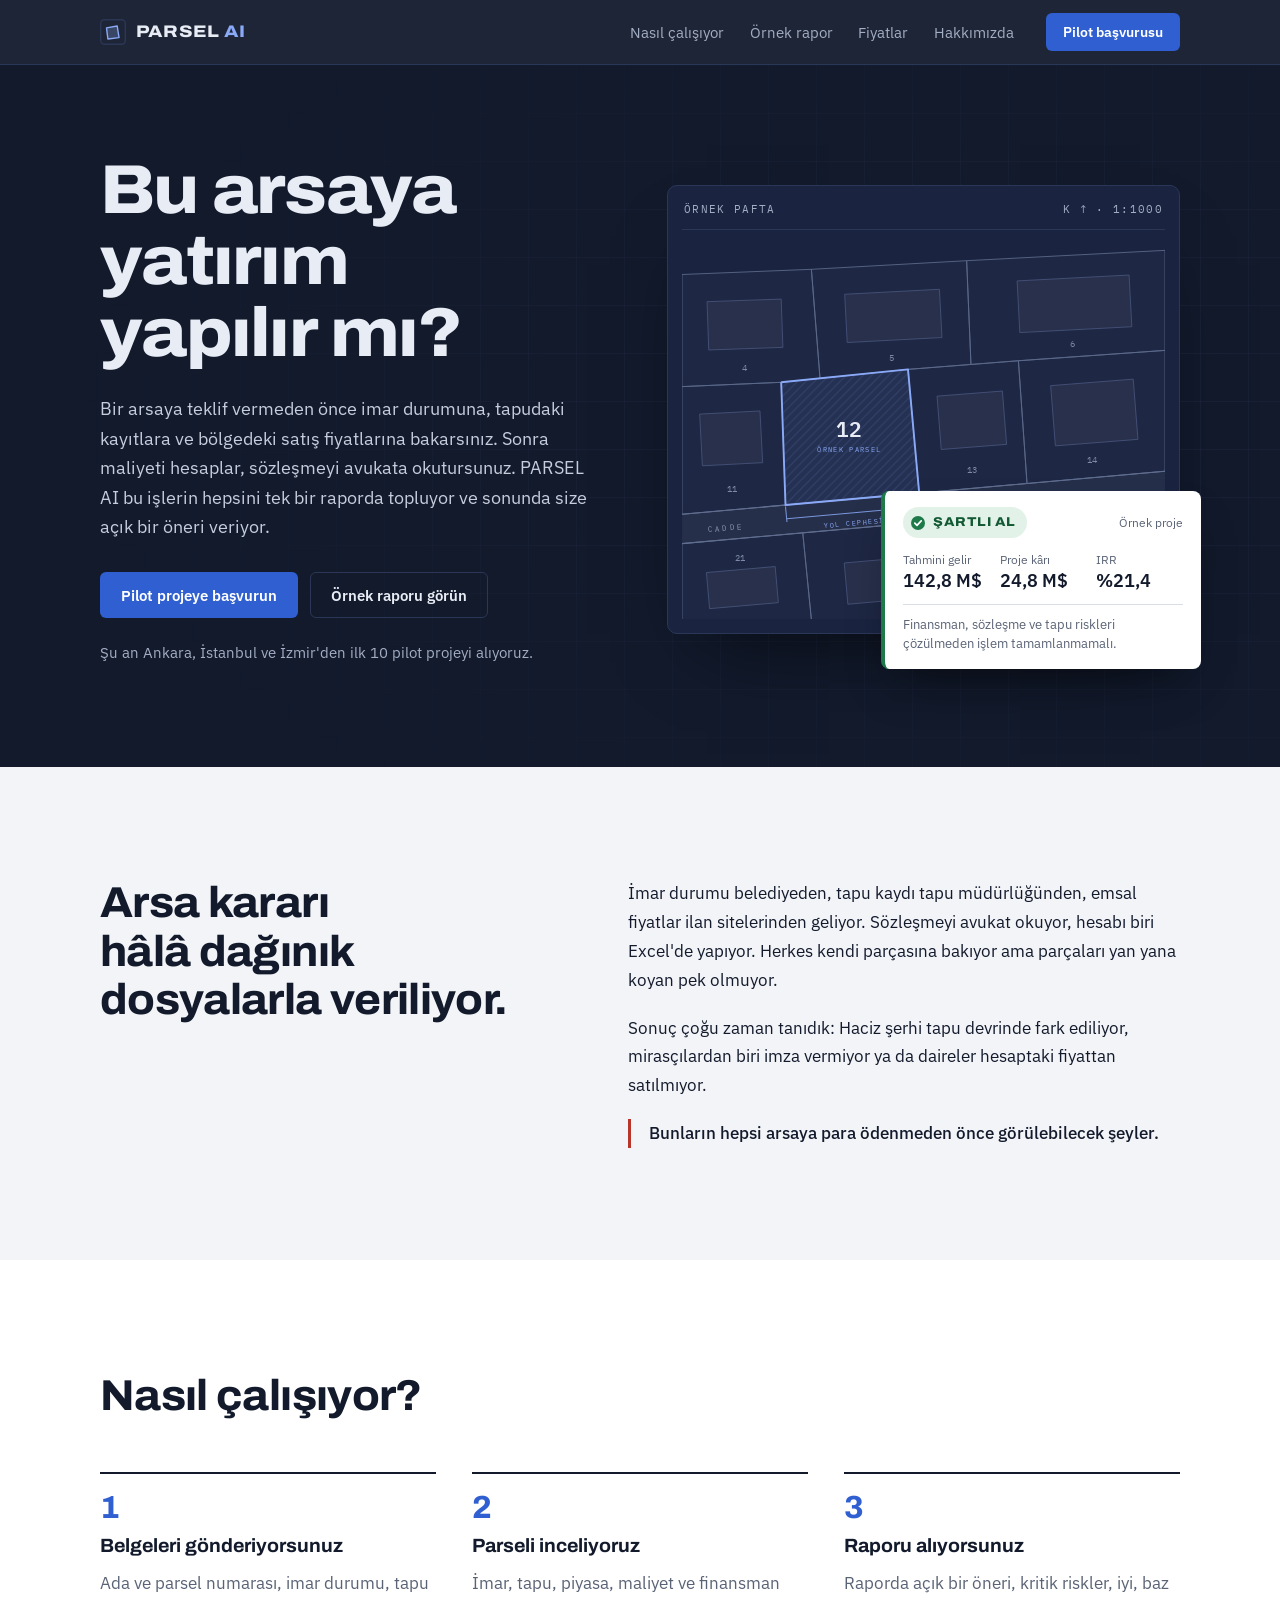
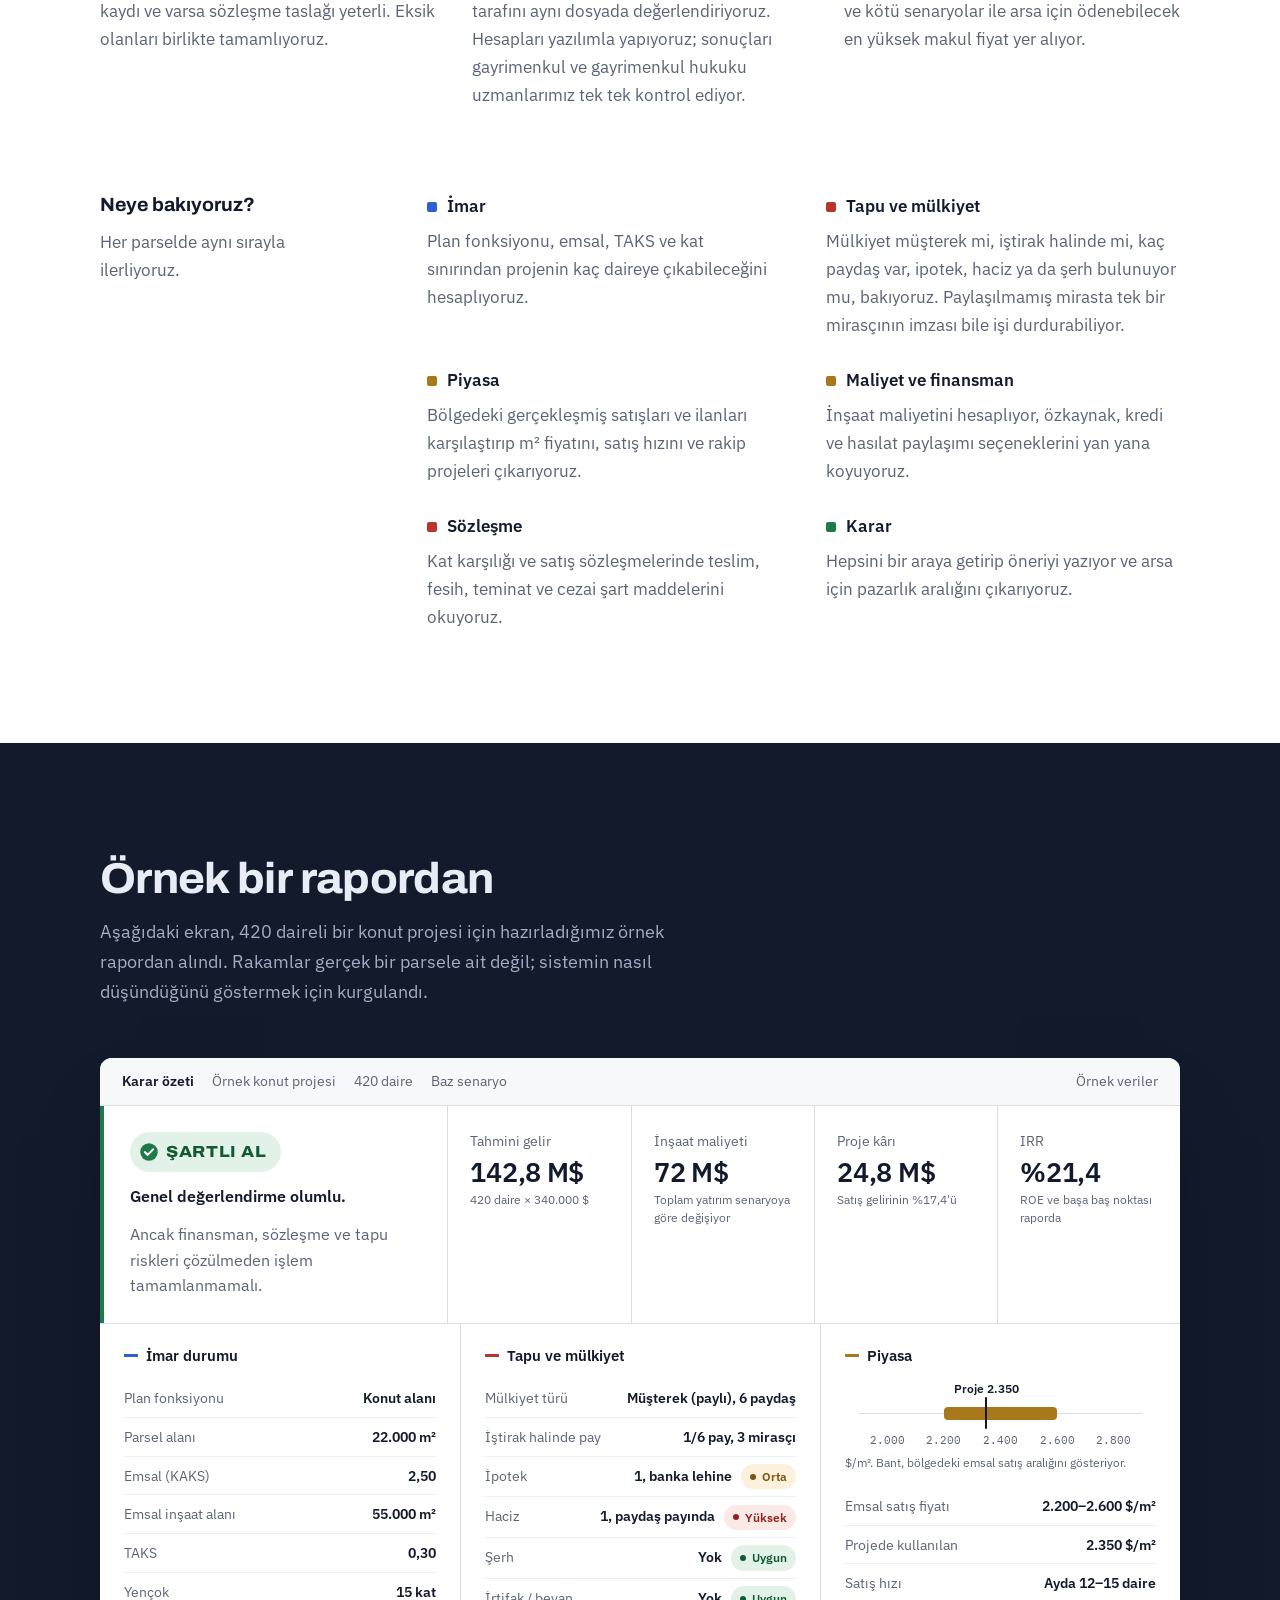
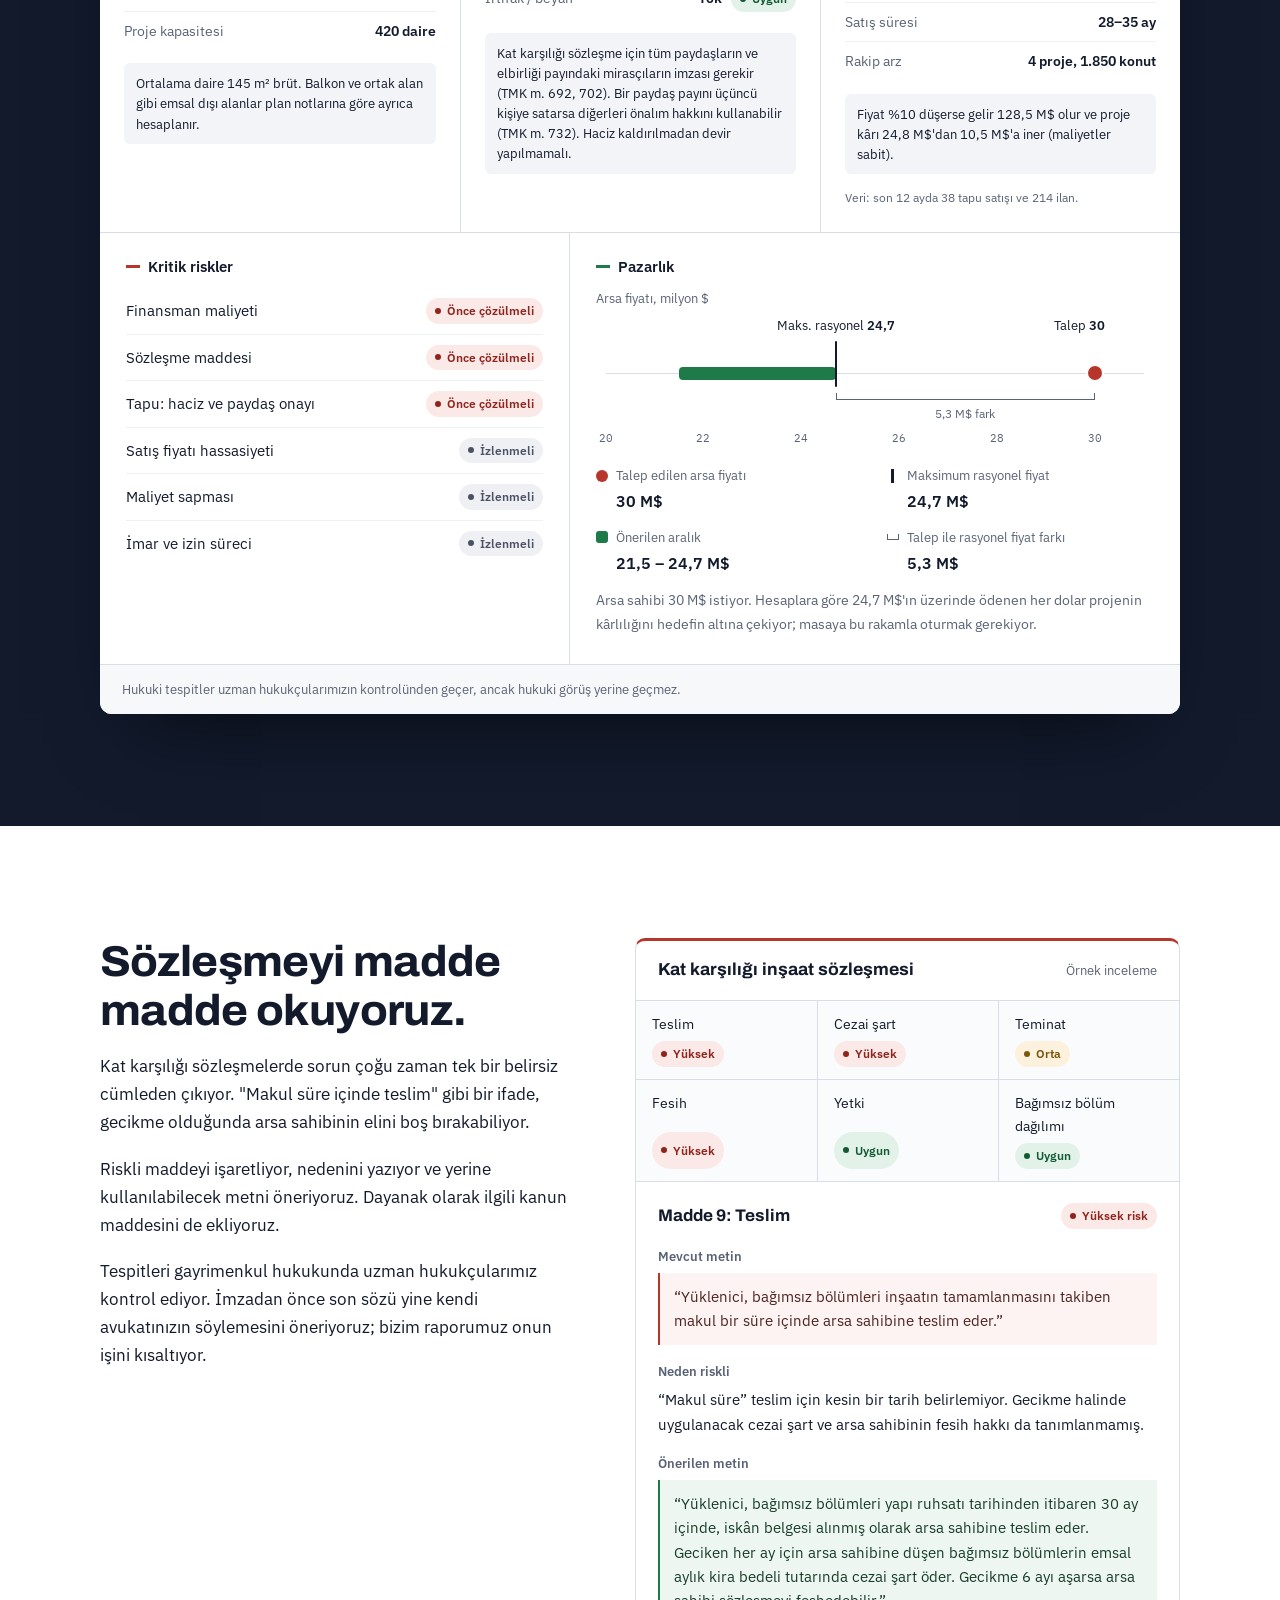
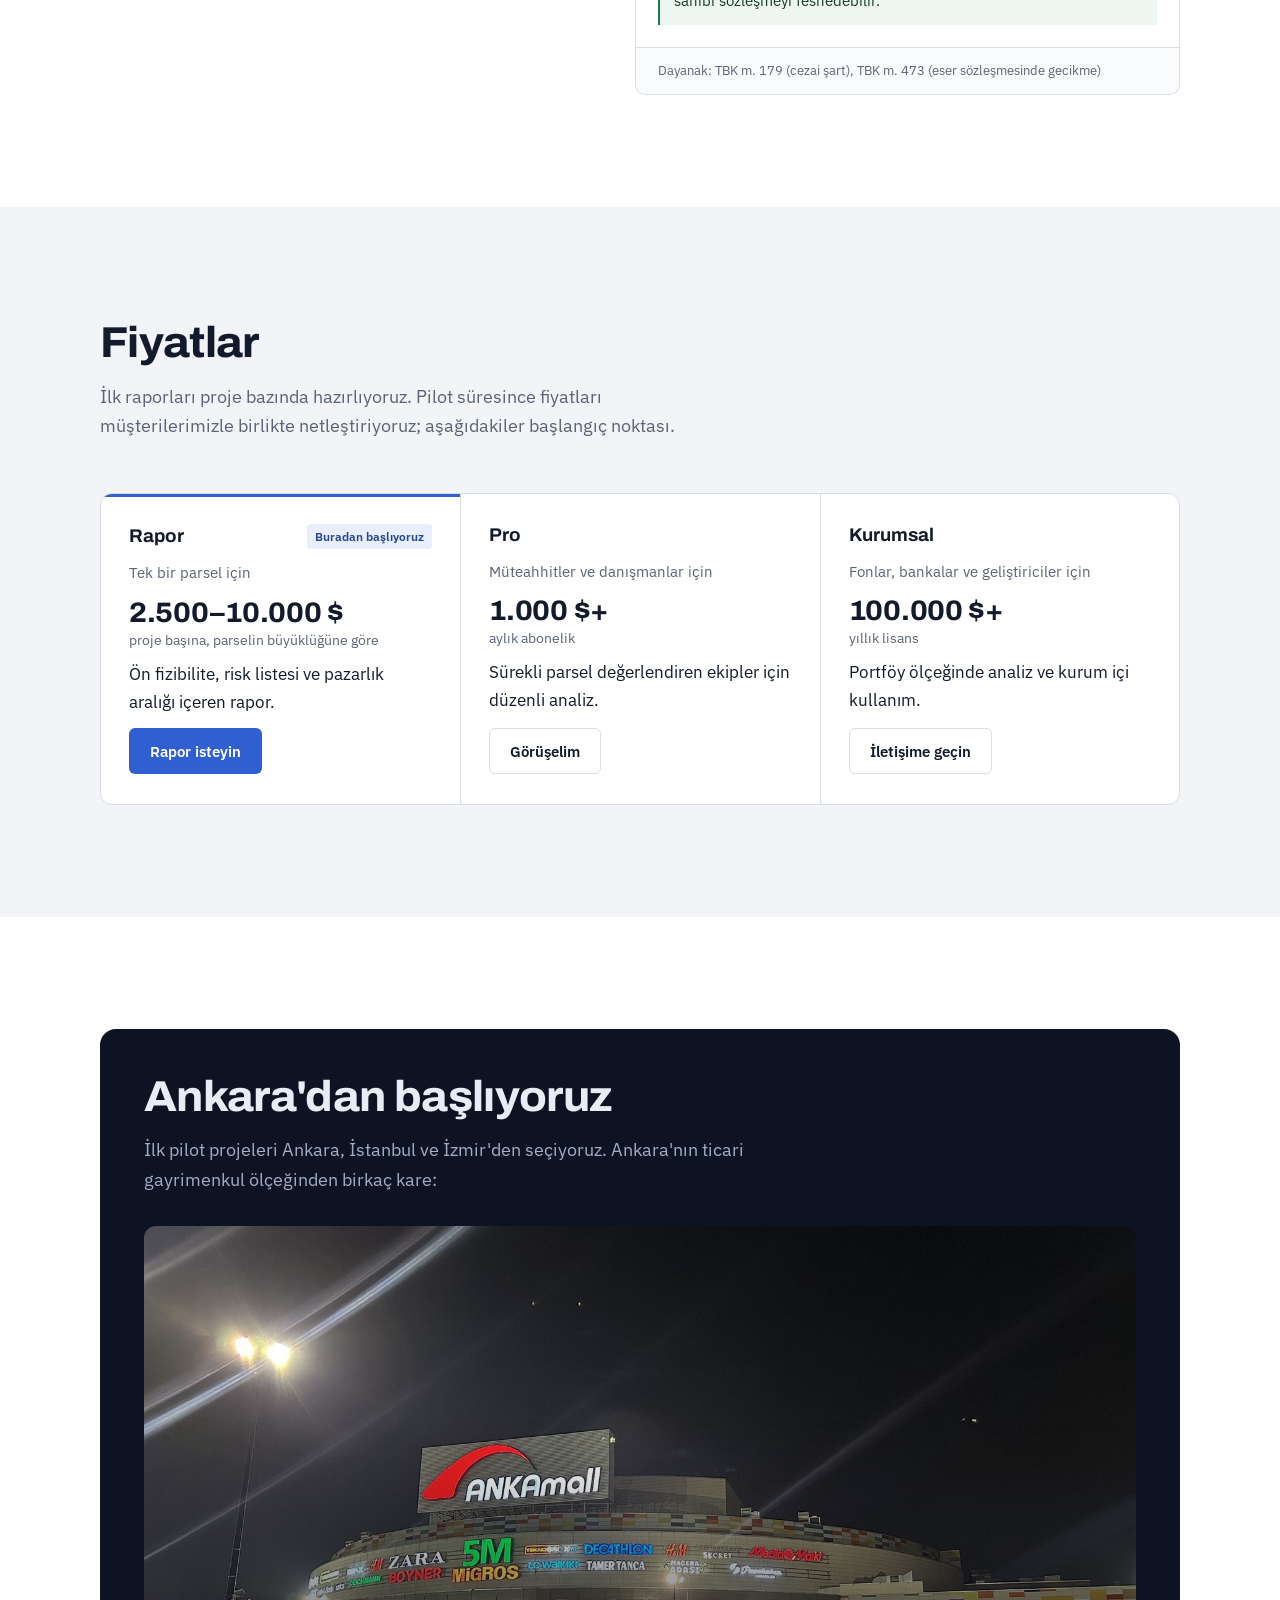
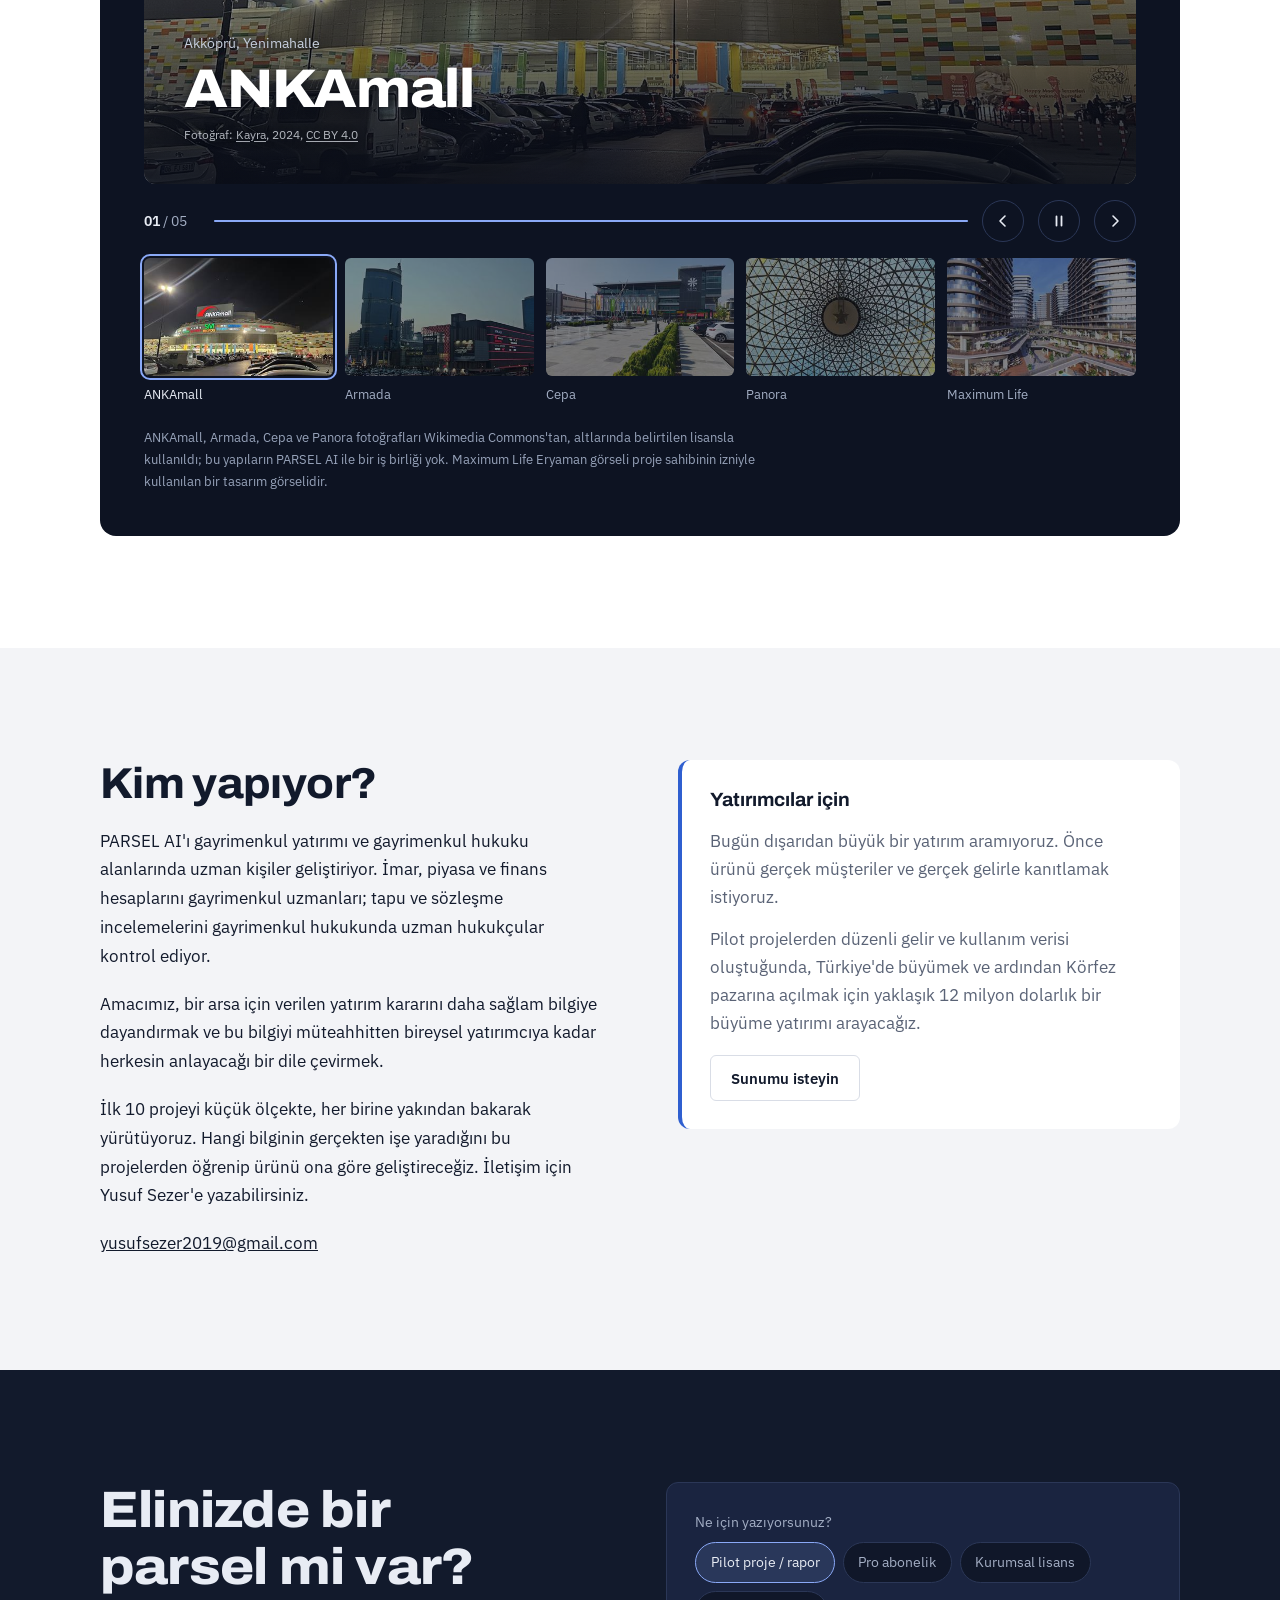
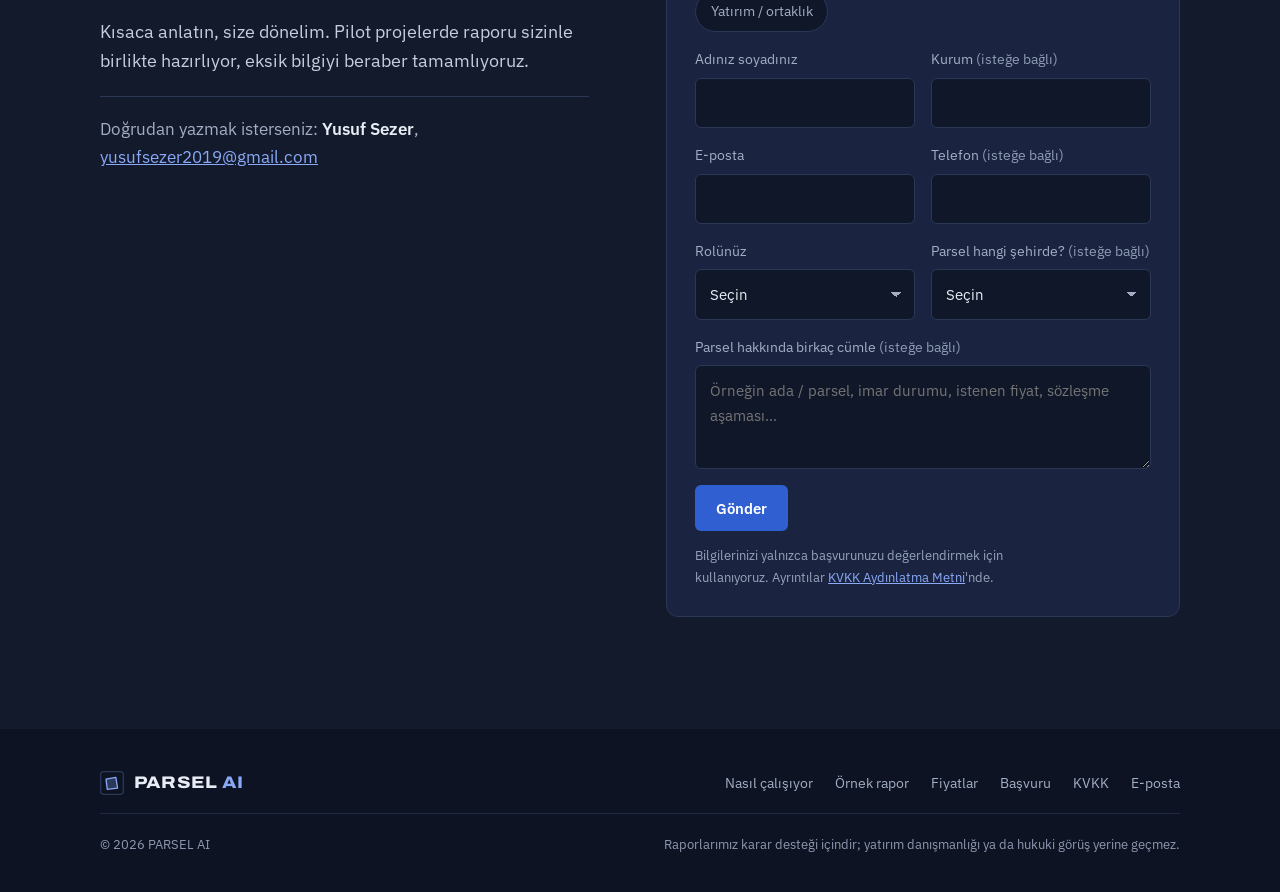
<file: index.html>
<!DOCTYPE html>
<html lang="tr">
<head>
<meta charset="utf-8">
<meta name="viewport" content="width=device-width, initial-scale=1">
<title>PARSEL AI | Arsa yatırımı için ön fizibilite raporu</title>
<meta name="description" content="Bir arsaya teklif vermeden önce imar, tapu, piyasa, maliyet ve sözleşme tarafını tek raporda görün. PARSEL AI size açık bir öneri ve makul arsa fiyatı veriyor.">
<meta name="theme-color" content="#121a2c">
<meta property="og:type" content="website">
<meta property="og:locale" content="tr_TR">
<meta property="og:site_name" content="PARSEL AI">
<meta property="og:title" content="Bu arsaya yatırım yapılır mı?">
<meta property="og:description" content="İmar, tapu, piyasa, maliyet ve sözleşme tarafını tek raporda topluyoruz. Sonunda açık bir öneri veriyoruz.">
<meta property="og:url" content="https://parsel-ai.vercel.app/">
<meta property="og:image" content="https://parsel-ai.vercel.app/og-image.jpg">
<meta property="og:image:width" content="1200">
<meta property="og:image:height" content="630">
<meta property="og:image:alt" content="PARSEL AI: Bu arsaya yatırım yapılır mı?">
<meta name="twitter:card" content="summary_large_image">
<link rel="canonical" href="https://parsel-ai.vercel.app/">
<link rel="icon" href="data:image/svg+xml,%3Csvg xmlns='http://www.w3.org/2000/svg' viewBox='0 0 28 28'%3E%3Crect width='28' height='28' rx='5' fill='%23121a2c'/%3E%3Cpath d='M7 9.5 18.5 7.5 20.5 20 8.5 21.5Z' fill='%238aa9f7'/%3E%3C/svg%3E">
<link rel="apple-touch-icon" href="apple-touch-icon.png">
<link rel="preload" href="fonts/archivo-latin-2.woff2" as="font" type="font/woff2" crossorigin>
<link rel="preload" href="fonts/archivo-latin-ext-1.woff2" as="font" type="font/woff2" crossorigin>
<link rel="stylesheet" href="fonts/fonts.css">
<script type="application/ld+json">
{
  "@context": "https://schema.org",
  "@type": "Organization",
  "name": "PARSEL AI",
  "url": "https://parsel-ai.vercel.app/",
  "description": "Arsa yatırımı için imar, tapu, piyasa, maliyet ve sözleşme analizini tek raporda toplayan ön fizibilite hizmeti.",
  "areaServed": "TR",
  "contactPoint": {
    "@type": "ContactPoint",
    "contactType": "sales",
    "email": "yusufsezer2019@gmail.com",
    "availableLanguage": "Turkish"
  }
}
</script>
<style>
/* Layout: sade bir girişim sayfası. Az etiket, sohbet dilinde metin; ürün ekranı (rapor) sayfanın kalbi. */
:root {
  --ink: #121a2c;
  --ink-2: #1a2440;
  --paper: #f3f4f7;
  --surface: #ffffff;
  --line: #d9dde6;
  --muted: #5a6376;

  --accent: #2f5fd0;
  --risk: #b8352c;
  --fin: #a8781c;
  --go: #1f7a4a;

  --on-dark: #e8ecf4;
  --on-dark-muted: #a3aec4;
  --line-dark: #2b3757;
  --accent-dk: #8aa9f7;
  --risk-dk: #f08a7e;
  --fin-dk: #e3b55c;
  --go-dk: #62d098;

  --f-display: "Archivo", "Arial Narrow", Arial, sans-serif;
  --f-body: "IBM Plex Sans", "Segoe UI", system-ui, sans-serif;
  --f-mono: "IBM Plex Mono", ui-monospace, Consolas, monospace;

  color-scheme: light;
}

*, *::before, *::after { box-sizing: border-box; }
html { scroll-behavior: smooth; scroll-padding-top: 72px; }
body {
  margin: 0; background: var(--paper); color: var(--ink);
  font-family: var(--f-body); font-size: 1.0625rem; line-height: 1.65;
  -webkit-font-smoothing: antialiased;
}
img, svg { max-width: 100%; }
a { color: inherit; }
p { margin: 0; }
:focus-visible { outline: 2px solid var(--accent); outline-offset: 3px; border-radius: 3px; }
.is-dark :focus-visible, .hero :focus-visible, .nav :focus-visible, .apply :focus-visible, .footer :focus-visible, .showcase :focus-visible { outline-color: var(--accent-dk); }

.wrap { max-width: 1160px; margin: 0 auto; padding: 0 clamp(16px, 4vw, 40px); }
.sr-only { position: absolute; width: 1px; height: 1px; overflow: hidden; clip: rect(0 0 0 0); white-space: nowrap; }
.skip { position: absolute; left: 16px; top: -48px; z-index: 100; padding: .6rem 1rem; border-radius: 6px; background: var(--accent); color: #fff; text-decoration: none; font-weight: 600; }
.skip:focus { top: 12px; }

/* ---------- Yazı ---------- */
h1, h2, h3 { text-wrap: balance; }
h2 { margin: 0; font-family: var(--f-display); font-stretch: 104%; font-weight: 740; font-size: clamp(1.8rem, 3.4vw, 2.7rem); line-height: 1.12; letter-spacing: -.015em; }
h3 { margin: 0; font-family: var(--f-display); font-stretch: 102%; font-weight: 700; font-size: 1.2rem; line-height: 1.3; }
.lede { max-width: 58ch; font-size: 1.125rem; color: var(--muted); }
.is-dark .lede { color: var(--on-dark-muted); }

section { padding: clamp(72px, 9vw, 112px) 0; }
.bg-surface { background: var(--surface); }
.is-dark { background: var(--ink); color: var(--on-dark); }
.sec-head { display: grid; gap: 14px; max-width: 720px; margin-bottom: clamp(32px, 5vw, 52px); }

/* ---------- Düğmeler ---------- */
.btn {
  display: inline-flex; align-items: center; justify-content: center; gap: .55rem;
  padding: .8rem 1.25rem; border-radius: 6px; border: 1px solid transparent;
  font-family: var(--f-body); font-size: .95rem; font-weight: 600; line-height: 1.2;
  text-decoration: none; cursor: pointer; transition: background-color .2s, border-color .2s;
}
.btn-primary { background: var(--accent); color: #fff; }
.btn-primary:hover { background: #2550b8; }
.btn-ghost { border-color: var(--line-dark); color: var(--on-dark); }
.btn-ghost:hover { border-color: var(--on-dark-muted); }
.btn-outline { border-color: var(--line); color: var(--ink); background: var(--surface); }
.btn-outline:hover { border-color: var(--ink); }
.btn[disabled] { opacity: .6; cursor: progress; }

/* ---------- Menü ---------- */
.nav { position: sticky; top: 0; z-index: 50; background: rgba(18, 26, 44, .95); backdrop-filter: blur(10px); border-bottom: 1px solid var(--line-dark); color: var(--on-dark); }
.nav-inner { display: flex; align-items: center; gap: 2rem; height: 64px; }
.brand { display: inline-flex; align-items: center; gap: .6rem; font-family: var(--f-display); font-stretch: 116%; font-weight: 800; font-size: 1.05rem; letter-spacing: .02em; color: inherit; text-decoration: none; }
.brand b { font-weight: inherit; color: var(--accent-dk); }
.brand svg { flex: none; }
.nav-links { display: flex; gap: 1.6rem; list-style: none; margin: 0 0 0 auto; padding: 0; }
.nav-links a { color: var(--on-dark-muted); text-decoration: none; font-size: .93rem; transition: color .2s; }
.nav-links a:hover, .nav-links a[aria-current="true"] { color: var(--on-dark); }
.nav-links a[aria-current="true"] { text-decoration: underline; text-decoration-color: var(--accent-dk); text-decoration-thickness: 2px; text-underline-offset: 8px; }
.nav-cta { padding: .6rem 1rem; font-size: .88rem; }
.menu-btn { display: none; margin-left: auto; padding: 8px; border-radius: 6px; background: transparent; border: 1px solid var(--line-dark); color: var(--on-dark); cursor: pointer; }
.only-mobile { display: none; }

/* ---------- Giriş ---------- */
.hero { position: relative; overflow: hidden; background: var(--ink); color: var(--on-dark); padding: clamp(56px, 7vw, 92px) 0 clamp(72px, 8vw, 108px); }
.hero::before {
  content: ""; position: absolute; inset: 0; pointer-events: none;
  background-image: linear-gradient(rgba(138, 169, 247, .06) 1px, transparent 1px), linear-gradient(90deg, rgba(138, 169, 247, .06) 1px, transparent 1px);
  background-size: 48px 48px;
  -webkit-mask-image: radial-gradient(ellipse 70% 70% at 75% 50%, #000 20%, transparent 100%);
          mask-image: radial-gradient(ellipse 70% 70% at 75% 50%, #000 20%, transparent 100%);
}
.hero-grid { position: relative; display: grid; grid-template-columns: minmax(0, 1fr) minmax(0, 1.02fr); gap: 48px clamp(32px, 5vw, 64px); align-items: center; }
.hero h1 { margin: 0 0 24px; font-family: var(--f-display); font-weight: 800; font-stretch: 108%; font-size: clamp(2.5rem, 5.4vw, 4.4rem); line-height: 1.04; letter-spacing: -.025em; }
.hero .lede { color: #c6cedd; font-size: 1.12rem; }
.actions { display: flex; flex-wrap: wrap; gap: 12px; margin-top: 30px; }
.hero-note { margin-top: 22px; font-size: .95rem; color: var(--on-dark-muted); }

/* Pafta */
.sheet { position: relative; margin: 0; background: var(--ink-2); border: 1px solid var(--line-dark); border-radius: 10px; padding: 12px 14px 14px; box-shadow: 0 40px 80px -40px rgba(0, 0, 0, .7); }
.sheet-head { display: flex; justify-content: space-between; gap: 12px; padding: 2px 2px 10px; margin-bottom: 10px; border-bottom: 1px solid var(--line-dark); font-family: var(--f-mono); font-size: .7rem; letter-spacing: .12em; color: var(--on-dark-muted); }
.map { display: block; width: 100%; height: auto; }
.map .p { fill: rgba(255, 255, 255, .015); stroke: #5d6b8c; stroke-width: 1; }
.map .b { fill: rgba(255, 255, 255, .045); stroke: #46537a; stroke-width: 1; }
.map .road-fill { fill: rgba(255, 255, 255, .05); }
.map .road-edge { fill: none; stroke: #6f7da0; stroke-width: 1.2; }
.map text { font-family: var(--f-mono); fill: #7c89a8; font-size: 11px; }
.map .road-label { font-size: 9px; letter-spacing: .3em; fill: #8a96b3; }
.map .hl-fill { fill: url(#hatch); animation: fade .8s ease 1.2s both; }
.map .hl-wash { fill: rgba(138, 169, 247, .1); animation: fade .8s ease 1.2s both; }
.map .hl-stroke { fill: none; stroke: var(--accent-dk); stroke-width: 2.2; stroke-linejoin: round; stroke-dasharray: 100; animation: draw 1.5s cubic-bezier(.6, 0, .2, 1) .2s both; }
.map .hatch-line { stroke: var(--accent-dk); stroke-opacity: .28; stroke-width: 1.4; }
.map .hl-num { font-size: 24px; font-weight: 600; fill: var(--on-dark); text-anchor: middle; }
.map .hl-cap { font-size: 8.5px; letter-spacing: .18em; fill: var(--accent-dk); text-anchor: middle; }
.map .dimline { stroke: var(--accent-dk); stroke-width: 1; fill: none; }
.map .dim-text { font-size: 8px; letter-spacing: .22em; fill: var(--accent-dk); text-anchor: middle; }

.verdict { position: absolute; right: -22px; bottom: -36px; width: min(320px, 66%); background: var(--surface); color: var(--ink); border-radius: 8px; border-left: 4px solid var(--go); padding: 16px 18px; box-shadow: 0 24px 48px -20px rgba(0, 0, 0, .55); animation: rise .6s cubic-bezier(.2, .7, .2, 1) 1s both; }
.verdict-top { display: flex; justify-content: space-between; align-items: center; gap: 8px; margin-bottom: 12px; }
.verdict-top small { font-size: .75rem; color: var(--muted); }
.v-metrics { display: grid; grid-template-columns: repeat(3, minmax(0, 1fr)); gap: 10px; margin: 0 0 12px; }
.v-metrics dt { font-size: .72rem; color: var(--muted); }
.v-metrics dd { margin: 0; font-weight: 600; font-size: 1.15rem; line-height: 1.25; }
.verdict p { padding-top: 10px; border-top: 1px solid var(--line); font-size: .82rem; line-height: 1.45; color: var(--muted); }
.chip-go { display: inline-flex; align-items: center; gap: 7px; padding: 5px 11px 5px 7px; border-radius: 999px; background: #e2f2e9; color: #135a34; font-family: var(--f-display); font-stretch: 110%; font-weight: 800; font-size: .8rem; letter-spacing: .04em; }
.chip-go svg { width: 16px; height: 16px; flex: none; }

/* ---------- Sorun ---------- */
.split { display: grid; grid-template-columns: minmax(0, .9fr) minmax(0, 1.1fr); gap: 24px clamp(32px, 6vw, 88px); align-items: start; }
.prose { display: grid; gap: 1.1em; max-width: 62ch; font-size: 1.09rem; }
.prose .aside { padding-left: 18px; border-left: 3px solid var(--risk); color: var(--ink); font-weight: 500; }

/* ---------- Nasıl çalışıyor ---------- */
.how { list-style: none; margin: 0; padding: 0; display: grid; grid-template-columns: repeat(3, minmax(0, 1fr)); gap: 36px; }
.how li { display: grid; gap: 10px; align-content: start; padding-top: 18px; border-top: 2px solid var(--ink); }
.how .num { font-family: var(--f-display); font-weight: 760; font-size: 2rem; line-height: 1; color: var(--accent); }
.how p { color: var(--muted); }

.lookfor { margin-top: clamp(56px, 7vw, 84px); display: grid; grid-template-columns: minmax(0, .7fr) minmax(0, 2fr); gap: 24px clamp(32px, 5vw, 64px); }
.lookfor > div > p { margin-top: 10px; color: var(--muted); }
.check-list { margin: 0; display: grid; grid-template-columns: repeat(2, minmax(0, 1fr)); gap: 28px 44px; }
.check-list div { display: grid; gap: 6px; align-content: start; }
.check-list dt { display: flex; align-items: center; gap: 10px; font-weight: 600; font-size: 1.05rem; }
.check-list dt::before { content: ""; flex: none; width: 10px; height: 10px; border-radius: 2px; background: var(--c); }
.check-list dd { margin: 0; color: var(--muted); }

/* ---------- Örnek rapor ---------- */
.board { background: var(--surface); color: var(--ink); border-radius: 12px; overflow: hidden; box-shadow: 0 40px 80px -40px rgba(0, 0, 0, .65); }
.board-bar { display: flex; flex-wrap: wrap; align-items: center; gap: 8px 18px; padding: 12px 22px; border-bottom: 1px solid var(--line); background: #f7f8fa; font-size: .86rem; color: var(--muted); }
.board-bar strong { color: var(--ink); font-weight: 600; }
.board-bar .end { margin-left: auto; }
.board-top { display: grid; grid-template-columns: minmax(0, 1fr) minmax(0, 2.1fr); border-bottom: 1px solid var(--line); }
.verdict-block { display: grid; gap: 12px; align-content: start; padding: 26px 26px 24px; border-left: 4px solid var(--go); border-right: 1px solid var(--line); }
.verdict-block .chip-go { justify-self: start; padding: 7px 14px 7px 9px; font-size: 1rem; }
.verdict-block .chip-go svg { width: 20px; height: 20px; }
.verdict-block p { color: var(--muted); font-size: .97rem; }
.verdict-block p strong { color: var(--ink); font-weight: 600; }
.tiles { display: grid; grid-template-columns: repeat(4, minmax(0, 1fr)); }
.tile { display: grid; gap: 4px; align-content: start; padding: 24px 22px; border-left: 1px solid var(--line); }
.tile:first-child { border-left: 0; }
.tile-label { font-size: .85rem; color: var(--muted); }
.tile-value { white-space: nowrap; font-size: clamp(1.45rem, 2.1vw, 1.9rem); font-weight: 600; line-height: 1.15; letter-spacing: -.01em; }
.tile-sub { font-size: .78rem; color: var(--muted); line-height: 1.4; }

.ledger-head { display: flex; align-items: center; gap: 8px; margin: 0; font-family: var(--f-body); font-size: .92rem; font-weight: 600; letter-spacing: 0; }
.ledger-head::before { content: ""; width: 14px; height: 3px; background: var(--c); }
.board-due { display: grid; grid-template-columns: repeat(3, minmax(0, 1fr)); border-bottom: 1px solid var(--line); }
.due { display: grid; gap: 14px; align-content: start; padding: 22px 24px 24px; border-left: 1px solid var(--line); }
.due:first-child { border-left: 0; }
.rows { margin: 0; display: grid; }
.rows div { display: flex; justify-content: space-between; align-items: baseline; gap: 12px; padding: 7px 0; border-top: 1px solid #edf0f4; font-size: .9rem; }
.rows div:first-child { border-top: 0; }
.rows dt { color: var(--muted); }
.rows dd { margin: 0; font-weight: 600; text-align: right; }
.rows dd .pill { margin-left: 6px; vertical-align: 1px; }
.due-note { padding: 10px 12px; border-radius: 6px; background: var(--paper); font-size: .84rem; line-height: 1.5; }
.due-src { font-size: .75rem; color: var(--muted); }
.mk { margin: 0; display: grid; gap: 4px; }
.mk-plot { position: relative; height: 70px; margin: 0 14px; }
.mk-axis { position: absolute; left: 0; right: 0; top: 34px; height: 1px; background: var(--line); }
.mk-band { position: absolute; top: 28px; height: 13px; border-radius: 4px; background: var(--fin); }
.mk-mark { position: absolute; top: 0; width: 0; height: 52px; }
.mk-mark::before { content: ""; position: absolute; left: -1px; top: 18px; width: 2px; height: 32px; border-radius: 1px; background: var(--ink); }
.mk-mark span { position: absolute; top: 0; transform: translateX(-50%); white-space: nowrap; font-size: .76rem; font-weight: 600; }
.mk-tick { position: absolute; bottom: 0; transform: translateX(-50%); font-family: var(--f-mono); font-size: .66rem; color: var(--muted); font-variant-numeric: tabular-nums; }

.board-bottom { display: grid; grid-template-columns: minmax(0, 1fr) minmax(0, 1.3fr); }
.risks, .deal { display: grid; gap: 12px; align-content: start; padding: 24px 26px 28px; }
.risks { border-right: 1px solid var(--line); }
.risk-list { list-style: none; margin: 0; padding: 0; display: grid; }
.risk-list li { display: grid; grid-template-columns: minmax(0, 1fr) auto; gap: 10px; align-items: center; padding: 10px 0; border-top: 1px solid #edf0f4; font-size: .95rem; }
.risk-list li:first-child { border-top: 0; }
.pill { display: inline-flex; align-items: center; gap: 6px; white-space: nowrap; padding: 3px 9px; border-radius: 999px; font-size: .74rem; font-weight: 600; }
.pill::before { content: ""; width: 6px; height: 6px; border-radius: 50%; background: currentColor; }
.pill-high { background: #fbe9e7; color: #8f241d; }
.pill-mid { background: #fbf1dc; color: #7a560f; }
.pill-ok { background: #e2f2e9; color: #135a34; }
.pill-watch { background: #eef0f4; color: #4a5263; }

.deal-cap { font-size: .8rem; color: var(--muted); }
.range { margin: 0; }
.range-plot { position: relative; height: 138px; margin: 0 10px; }
.rp-axis { position: absolute; left: 0; right: 0; top: 64px; height: 1px; background: var(--line); }
.rp-band { position: absolute; top: 58px; height: 13px; border-radius: 4px; background: var(--go); }
.rp-mark { position: absolute; top: 0; width: 0; height: 100%; }
.rp-max::before { content: ""; position: absolute; left: -1px; top: 32px; width: 2px; height: 46px; background: var(--ink); border-radius: 1px; }
.rp-ask::before { content: ""; position: absolute; left: -7px; top: 57px; width: 14px; height: 14px; border-radius: 50%; background: var(--risk); box-shadow: 0 0 0 2px var(--surface); }
.rp-label { position: absolute; top: 6px; white-space: nowrap; font-size: .8rem; color: var(--ink); }
.rp-label b { font-weight: 600; }
.rp-max .rp-label { transform: translateX(-50%); }
.rp-ask .rp-label { right: -10px; }
.rp-gap { position: absolute; top: 84px; height: 7px; border: 1px solid var(--muted); border-top: 0; }
.rp-gap span { position: absolute; left: 50%; top: 11px; transform: translateX(-50%); white-space: nowrap; font-size: .76rem; color: var(--muted); }
.rp-tick { position: absolute; bottom: 0; transform: translateX(-50%); font-family: var(--f-mono); font-size: .7rem; color: var(--muted); font-variant-numeric: tabular-nums; }
.range-key { margin: 18px 0 0; display: grid; grid-template-columns: repeat(2, minmax(0, 1fr)); gap: 12px 24px; }
.range-key div { display: grid; gap: 2px; }
.range-key dt { display: flex; align-items: center; gap: 8px; font-size: .8rem; color: var(--muted); }
.range-key dd { margin: 0 0 0 20px; font-weight: 600; font-size: 1rem; }
.range-key .sw { flex: none; width: 12px; height: 12px; }
.range-key .sw-ask { border-radius: 50%; background: var(--risk); }
.range-key .sw-max { width: 3px; height: 14px; margin: 0 4.5px; background: var(--ink); }
.range-key .sw-band { border-radius: 3px; background: var(--go); }
.range-key .sw-gap { height: 6px; border: 1px solid var(--muted); border-top: 0; }
.deal-note { font-size: .9rem; color: var(--muted); }
.board-foot { padding: 14px 22px; border-top: 1px solid var(--line); background: #f7f8fa; font-size: .82rem; color: var(--muted); }

/* ---------- Sözleşme ---------- */
.legal-grid { display: grid; grid-template-columns: minmax(0, .95fr) minmax(0, 1.1fr); gap: clamp(32px, 5vw, 72px); align-items: start; }
.legal-copy { display: grid; gap: 18px; }
.legal-copy .prose { font-size: 1.06rem; }
.clause-card { background: var(--surface); border: 1px solid var(--line); border-top: 3px solid var(--risk); border-radius: 10px; overflow: hidden; }
.cc-head { display: flex; flex-wrap: wrap; justify-content: space-between; gap: 8px 16px; align-items: baseline; padding: 18px 22px; border-bottom: 1px solid var(--line); }
.cc-head h3 { font-size: 1.08rem; }
.cc-head small { font-size: .8rem; color: var(--muted); }
.cc-areas { display: grid; grid-template-columns: repeat(3, minmax(0, 1fr)); border-bottom: 1px solid var(--line); background: #fafbfc; }
.cc-areas div { display: grid; gap: 6px; justify-items: start; padding: 12px 16px; border-left: 1px solid var(--line); border-top: 1px solid var(--line); font-size: .86rem; }
.cc-areas div:nth-child(3n + 1) { border-left: 0; }
.cc-areas div:nth-child(-n + 3) { border-top: 0; }
.cc-body { display: grid; gap: 16px; padding: 20px 22px 22px; }
.cc-clause { display: flex; align-items: center; justify-content: space-between; gap: 12px; }
.cc-clause strong { font-family: var(--f-display); font-stretch: 102%; font-size: 1.05rem; }
.cc-block { display: grid; gap: 6px; }
.cc-label { font-size: .8rem; font-weight: 600; color: var(--muted); }
.cc-old { padding: 12px 14px; background: #fdf3f2; border-left: 2px solid var(--risk); font-size: .92rem; color: #4d2420; }
.cc-why { font-size: .92rem; }
.cc-new { padding: 12px 14px; background: #eef6f1; border-left: 2px solid var(--go); font-size: .92rem; color: #173d29; }
.cc-foot { padding: 12px 22px; border-top: 1px solid var(--line); background: #fafbfc; font-size: .82rem; color: var(--muted); }

/* ---------- Fiyatlar ---------- */
.plans { display: grid; grid-template-columns: repeat(3, minmax(0, 1fr)); background: var(--surface); border: 1px solid var(--line); border-radius: 12px; overflow: hidden; }
.plan { display: grid; grid-template-rows: auto auto auto 1fr auto; gap: 12px; padding: 30px 28px; border-left: 1px solid var(--line); }
.plan:first-child { border-left: 0; box-shadow: inset 0 3px 0 var(--accent); }
.plan-top { display: flex; justify-content: space-between; align-items: center; gap: 8px; }
.plan-top h3 { font-size: 1.15rem; }
.badge { font-size: .74rem; font-weight: 600; padding: 3px 8px; border-radius: 4px; background: #e8eefb; color: #23468f; }
.plan-for { font-size: .92rem; color: var(--muted); }
.price { font-family: var(--f-display); font-stretch: 104%; font-weight: 740; font-size: clamp(1.5rem, 2.2vw, 1.9rem); line-height: 1.1; letter-spacing: -.01em; }
.price small { display: block; margin-top: 4px; font-family: var(--f-body); font-stretch: 100%; font-weight: 400; font-size: .86rem; letter-spacing: 0; color: var(--muted); }
.plan .btn { justify-self: start; }

/* ---------- Ankara slaytı ---------- */
.showcase { padding: clamp(22px, 4vw, 44px); border-radius: 16px; background: #0d1322; color: var(--on-dark); }
.showcase .sec-head { margin-bottom: clamp(22px, 3vw, 32px); }
.showcase .lede { color: var(--on-dark-muted); }
.slider { display: grid; gap: 16px; }
.slides { position: relative; aspect-ratio: 16 / 9; overflow: hidden; border-radius: 12px; background: var(--ink-2); touch-action: pan-y; }
.slide { position: absolute; inset: 0; margin: 0; opacity: 0; visibility: hidden; transition: opacity 1s ease, visibility 0s linear 1s; }
.slide.is-active { z-index: 1; opacity: 1; visibility: visible; transition: opacity 1s ease; }
.slide img { display: block; width: 100%; height: 100%; object-fit: cover; transform-origin: 60% 45%; }
.slide.is-active img { animation: kenburns 7s ease-out both; }
.slider.is-paused .slide.is-active img { animation-play-state: paused; }
.slide::after { content: ""; position: absolute; inset: 0; pointer-events: none; background: linear-gradient(to top, rgba(9, 13, 24, .9) 0%, rgba(9, 13, 24, .35) 40%, transparent 65%); }
.slide figcaption { position: absolute; left: 0; right: 0; bottom: 0; z-index: 1; display: grid; gap: 8px; padding: clamp(18px, 3.2vw, 40px); text-shadow: 0 1px 10px rgba(9, 13, 24, .75); }
.slide-loc { font-size: .85rem; color: #c6cedd; }
.slide-name { font-family: var(--f-display); font-stretch: 108%; font-weight: 800; font-size: clamp(1.9rem, 4.6vw, 3.4rem); line-height: 1; letter-spacing: -.02em; color: #fff; }
.slide-credit { font-size: .75rem; color: rgba(232, 236, 244, .75); }
.slide-credit a { color: inherit; text-underline-offset: 2px; }
.slide-credit a:hover { color: #fff; }
.slide-badge { display: inline-block; margin-left: 8px; padding: 1px 7px; border-radius: 4px; background: var(--fin-dk); color: #2a1d05; font-size: .72rem; font-weight: 600; text-shadow: none; vertical-align: 1px; }
.slider-ui { display: flex; align-items: center; gap: 14px; }
.counter { min-width: 56px; font-size: .85rem; color: var(--on-dark-muted); font-variant-numeric: tabular-nums; }
.counter b { font-weight: 600; color: var(--on-dark); }
.progress { flex: 1; height: 2px; border-radius: 2px; background: var(--line-dark); overflow: hidden; }
.progress span { display: block; height: 100%; background: var(--accent-dk); transform: scaleX(0); transform-origin: left center; }
.progress span.run { animation: bar 6s linear forwards; }
.slider.is-paused .progress span { animation-play-state: paused; }
.sl-btn { display: inline-grid; place-items: center; flex: none; width: 42px; height: 42px; padding: 0; border: 1px solid var(--line-dark); border-radius: 50%; background: transparent; color: var(--on-dark); cursor: pointer; transition: border-color .2s, background-color .2s; }
.sl-btn:hover { border-color: var(--on-dark-muted); background: rgba(255, 255, 255, .04); }
.sl-btn svg { width: 16px; height: 16px; }
.sl-btn .i-play { display: none; }
.sl-btn.is-paused .i-play { display: block; }
.sl-btn.is-paused .i-pause { display: none; }
.thumbs { list-style: none; margin: 0; padding: 0; display: grid; grid-template-columns: repeat(5, minmax(0, 1fr)); gap: 12px; }
.thumb { display: grid; gap: 7px; width: 100%; padding: 0; border: 0; background: none; cursor: pointer; font: inherit; font-size: .84rem; text-align: left; color: var(--on-dark-muted); transition: color .2s; }
.thumb img { display: block; width: 100%; height: auto; aspect-ratio: 16 / 10; object-fit: cover; border-radius: 6px; opacity: .5; outline: 2px solid transparent; outline-offset: 2px; transition: opacity .3s, outline-color .3s; }
.thumb:hover { color: var(--on-dark); }
.thumb:hover img { opacity: .85; }
.thumb[aria-current="true"] { color: var(--on-dark); }
.thumb[aria-current="true"] img { opacity: 1; outline-color: var(--accent-dk); }
.showcase-note { margin-top: 20px; font-size: .84rem; color: #97a3ba; max-width: 80ch; }

/* ---------- Hakkımızda ---------- */
.about { display: grid; grid-template-columns: minmax(0, 1fr) minmax(0, 1fr); gap: 32px clamp(32px, 6vw, 88px); align-items: start; }
.about .prose { margin-top: 18px; }
.inv-box { display: grid; gap: 14px; padding: 28px; border-radius: 12px; background: var(--surface); border-left: 4px solid var(--accent); }
.inv-box p { color: var(--muted); }
.inv-box .btn { justify-self: start; margin-top: 4px; }

/* ---------- Başvuru ---------- */
.apply { background: var(--ink); color: var(--on-dark); }
.apply-grid { display: grid; grid-template-columns: minmax(0, 1fr) minmax(0, 1.05fr); gap: clamp(36px, 6vw, 88px); align-items: start; }
.apply h2 { font-size: clamp(2rem, 4vw, 3.2rem); font-stretch: 108%; font-weight: 800; }
.apply-copy { display: grid; gap: 20px; }
.apply-copy .lede { color: #c6cedd; }
.contact { padding-top: 18px; border-top: 1px solid var(--line-dark); color: var(--on-dark-muted); }
.contact strong { color: var(--on-dark); font-weight: 600; }
.contact a { color: var(--accent-dk); }

.form { display: grid; grid-template-columns: repeat(2, minmax(0, 1fr)); gap: 16px; padding: 28px; background: var(--ink-2); border: 1px solid var(--line-dark); border-radius: 12px; }
.field { display: grid; gap: 7px; }
.field.full { grid-column: 1 / -1; }
.field label { font-size: .86rem; color: var(--on-dark-muted); }
.field label .opt { color: #8f9bb4; }
.field input, .field select, .field textarea { width: 100%; padding: .72rem .85rem; border-radius: 6px; background: #101729; border: 1px solid var(--line-dark); color: var(--on-dark); font: inherit; font-size: .95rem; transition: border-color .2s; }
.field textarea { resize: vertical; min-height: 104px; }
.field input:hover, .field select:hover, .field textarea:hover { border-color: #3d4b70; }
.field input:focus, .field select:focus, .field textarea:focus { outline: none; border-color: var(--accent-dk); box-shadow: 0 0 0 3px rgba(138, 169, 247, .2); }
.field input:user-invalid, .field select:user-invalid { border-color: var(--risk-dk); }
.field select { appearance: none; background-image: linear-gradient(45deg, transparent 50%, var(--on-dark-muted) 50%), linear-gradient(135deg, var(--on-dark-muted) 50%, transparent 50%); background-position: calc(100% - 18px) 50%, calc(100% - 13px) 50%; background-size: 5px 5px; background-repeat: no-repeat; padding-right: 2.2rem; }
.field select option { background: #101729; color: var(--on-dark); }
.topic { grid-column: 1 / -1; min-width: 0; margin: 0; padding: 0; border: 0; }
.topic legend { padding: 0; margin-bottom: 8px; font-size: .86rem; color: var(--on-dark-muted); }
.topics { display: flex; flex-wrap: wrap; gap: 8px; }
.topic-opt { position: relative; }
.topic-opt input { position: absolute; inset: 0; width: 100%; height: 100%; margin: 0; opacity: 0; cursor: pointer; }
.topic-opt span { display: inline-block; padding: .5rem .9rem; border-radius: 999px; border: 1px solid var(--line-dark); background: #101729; color: var(--on-dark-muted); font-size: .88rem; transition: border-color .2s, background-color .2s, color .2s; }
.topic-opt:hover span { border-color: #3d4b70; }
.topic-opt input:checked + span { border-color: var(--accent-dk); background: rgba(138, 169, 247, .14); color: var(--on-dark); }
.topic-opt input:focus-visible + span { outline: 2px solid var(--accent-dk); outline-offset: 2px; }
.hp { position: absolute; left: -9999px; width: 1px; height: 1px; overflow: hidden; }
.noscript-note { grid-column: 1 / -1; padding: 10px 14px; border-radius: 6px; background: rgba(227, 181, 92, .12); color: var(--fin-dk); font-size: .9rem; }
.noscript-note a { color: inherit; }
.form-foot { grid-column: 1 / -1; display: flex; flex-wrap: wrap; align-items: center; gap: 14px 20px; }
.form-foot small { color: #97a3ba; font-size: .82rem; max-width: 44ch; }
.form-foot small a { color: var(--accent-dk); }
.status { grid-column: 1 / -1; display: none; padding: 10px 14px; border-radius: 6px; font-size: .9rem; }
.status.show { display: block; }
.status.ok { background: rgba(98, 208, 152, .12); color: var(--go-dk); }
.status.warn { background: rgba(227, 181, 92, .12); color: var(--fin-dk); }
.status.err { background: rgba(240, 138, 126, .12); color: var(--risk-dk); }

/* ---------- Alt bilgi ---------- */
.footer { background: #0d1322; color: var(--on-dark-muted); padding: 40px 0 36px; font-size: .9rem; }
.footer-grid { display: flex; flex-wrap: wrap; justify-content: space-between; align-items: center; gap: 16px 32px; }
.footer .brand { color: var(--on-dark); }
.footer-links { display: flex; flex-wrap: wrap; gap: 10px 22px; list-style: none; margin: 0; padding: 0; }
.footer-links a { text-decoration: none; }
.footer-links a:hover { color: var(--on-dark); text-decoration: underline; }
.footer-legal { flex-basis: 100%; display: flex; flex-wrap: wrap; justify-content: space-between; gap: 8px 24px; padding-top: 20px; border-top: 1px solid #1f2a45; font-size: .82rem; color: #8d99b1; }

/* ---------- Hareket ---------- */
@keyframes fade { from { opacity: 0; } }
@keyframes draw { from { stroke-dashoffset: 100; } to { stroke-dashoffset: 0; } }
@keyframes rise { from { opacity: 0; transform: translateY(14px); } }
@keyframes kenburns { from { transform: scale(1.1); } to { transform: scale(1); } }
@keyframes bar { from { transform: scaleX(0); } to { transform: scaleX(1); } }
@media (prefers-reduced-motion: reduce) {
  html { scroll-behavior: auto; }
  *, *::before, *::after { animation: none !important; transition: none !important; }
}

/* ---------- Ekran boyutları ---------- */
@media (max-width: 1120px) {
  .verdict { right: 12px; }
}
@media (max-width: 1000px) {
  .menu-btn { display: inline-flex; }
  .nav-links { display: none; position: absolute; top: 64px; left: 0; right: 0; flex-direction: column; gap: 0; padding: 8px clamp(16px, 4vw, 40px) 20px; background: var(--ink); border-bottom: 1px solid var(--line-dark); }
  .nav-links a { display: block; padding: 12px 0; font-size: 1rem; border-bottom: 1px solid var(--line-dark); }
  .nav.open .nav-links { display: flex; }
  .only-mobile { display: list-item; }
  .only-mobile a { color: var(--accent-dk); }
  .nav-inner { gap: 12px; }
  .nav-cta { display: none; }
  .hero-grid { grid-template-columns: minmax(0, 1fr); }
  .sheet { margin-bottom: 24px; }
  .board-top, .board-due, .board-bottom { grid-template-columns: minmax(0, 1fr); }
  .verdict-block { border-right: 0; border-bottom: 1px solid var(--line); }
  .due { border-left: 0; border-top: 1px solid var(--line); }
  .due:first-child { border-top: 0; }
  .risks { border-right: 0; border-bottom: 1px solid var(--line); }
  .legal-grid, .apply-grid, .about { grid-template-columns: minmax(0, 1fr); }
}
@media (max-width: 860px) {
  .split, .lookfor { grid-template-columns: minmax(0, 1fr); }
  .how, .check-list { grid-template-columns: minmax(0, 1fr); }
  .tiles { grid-template-columns: repeat(2, minmax(0, 1fr)); }
  .tile:nth-child(3) { border-left: 0; }
  .tile:nth-child(n + 3) { border-top: 1px solid var(--line); }
  .plans { grid-template-columns: minmax(0, 1fr); }
  .plan { border-left: 0; }
  .plan:nth-child(n + 2) { border-top: 1px solid var(--line); }
}
@media (max-width: 640px) {
  .verdict { position: static; width: auto; margin-top: 12px; }
  .sheet { margin-bottom: 0; }
  .cc-areas { grid-template-columns: repeat(2, minmax(0, 1fr)); }
  .cc-areas div { border-left: 1px solid var(--line); border-top: 1px solid var(--line); }
  .cc-areas div:nth-child(odd) { border-left: 0; }
  .cc-areas div:nth-child(-n + 2) { border-top: 0; }
  .range-key { grid-template-columns: minmax(0, 1fr); }
  .rp-max .rp-label span { display: none; }
  .form { grid-template-columns: minmax(0, 1fr); padding: 20px; }
  .slides { aspect-ratio: 4 / 3; }
  .slide-credit { font-size: .7rem; }
  .thumbs { display: flex; overflow-x: auto; padding: 4px; scroll-snap-type: x mandatory; }
  .thumbs li { flex: 0 0 116px; scroll-snap-align: start; }
}
</style>
</head>
<body>

<a class="skip" href="#main">İçeriğe geç</a>

<header class="nav" id="nav">
  <div class="wrap nav-inner">
    <a class="brand" href="#top" aria-label="PARSEL AI ana sayfa">
      <svg width="26" height="26" viewBox="0 0 28 28" aria-hidden="true"><rect x=".75" y=".75" width="26.5" height="26.5" rx="4" fill="none" stroke="#2b3757" stroke-width="1.5"/><path d="M7 9.5 18.5 7.5 20.5 20 8.5 21.5Z" fill="#8aa9f7" fill-opacity=".25" stroke="#8aa9f7" stroke-width="1.5" stroke-linejoin="round"/></svg>
      <span>PARSEL <b>AI</b></span>
    </a>
    <ul class="nav-links" id="nav-links">
      <li><a href="#nasil">Nasıl çalışıyor</a></li>
      <li><a href="#ornek">Örnek rapor</a></li>
      <li><a href="#fiyatlar">Fiyatlar</a></li>
      <li><a href="#hakkimizda">Hakkımızda</a></li>
      <li class="only-mobile"><a href="#basvuru">Pilot başvurusu</a></li>
    </ul>
    <a class="btn btn-primary nav-cta" href="#basvuru" data-topic="pilot">Pilot başvurusu</a>
    <button class="menu-btn" id="menu-btn" type="button" aria-expanded="false" aria-controls="nav-links">
      <span class="sr-only" id="menu-label">Menüyü aç</span>
      <svg width="20" height="20" viewBox="0 0 20 20" aria-hidden="true"><path d="M3 6h14M3 10h14M3 14h14" stroke="currentColor" stroke-width="1.6" stroke-linecap="round"/></svg>
    </button>
  </div>
</header>

<main id="main">

<section class="hero" id="top">
  <div class="wrap hero-grid">
    <div>
      <h1>Bu arsaya yatırım yapılır mı?</h1>
      <p class="lede">Bir arsaya teklif vermeden önce imar durumuna, tapudaki kayıtlara ve bölgedeki satış fiyatlarına bakarsınız. Sonra maliyeti hesaplar, sözleşmeyi avukata okutursunuz. PARSEL AI bu işlerin hepsini tek bir raporda topluyor ve sonunda size açık bir öneri veriyor.</p>
      <div class="actions">
        <a class="btn btn-primary" href="#basvuru" data-topic="pilot">Pilot projeye başvurun</a>
        <a class="btn btn-ghost" href="#ornek">Örnek raporu görün</a>
      </div>
      <p class="hero-note">Şu an Ankara, İstanbul ve İzmir'den ilk 10 pilot projeyi alıyoruz.</p>
    </div>

    <figure class="sheet">
      <div class="sheet-head"><span>ÖRNEK PAFTA</span><span>K ↑ · 1:1000</span></div>
      <svg class="map" viewBox="0 0 560 440" role="img" aria-labelledby="map-title">
        <title id="map-title">Örnek pafta: caddeye cepheli 12 numaralı parsel</title>
        <defs>
          <pattern id="hatch" width="7" height="7" patternUnits="userSpaceOnUse" patternTransform="rotate(45)">
            <line x1="0" y1="0" x2="0" y2="7" class="hatch-line"/>
          </pattern>
        </defs>
        <path class="road-fill" d="M0 318 L560 268 L560 302 L0 352 Z"/>
        <path class="road-edge" d="M0 318 L560 268 M0 352 L560 302"/>
        <text class="road-label" x="30" y="339" transform="rotate(-5.1 30 339)">CADDE</text>
        <g>
          <path class="p" d="M0 170 L115 165 L120 307.3 L0 318 Z"/>
          <path class="p" d="M262 150 L390 140 L400 282.3 L275 293.4 Z"/>
          <path class="p" d="M390 140 L560 128 L560 268 L400 282.3 Z"/>
          <path class="p" d="M0 40 L150 34 L160 160.4 L115 165 L0 170 Z"/>
          <path class="p" d="M150 34 L330 24 L335 144.3 L262 150 L160 160.4 Z"/>
          <path class="p" d="M330 24 L560 12 L560 128 L390 140 L335 144.3 Z"/>
          <path class="p" d="M0 352 L140 339.5 L150 440 L0 440 Z"/>
          <path class="p" d="M140 339.5 L330 322.5 L340 440 L150 440 Z"/>
          <path class="p" d="M330 322.5 L560 302 L560 440 L340 440 Z"/>
        </g>
        <g>
          <rect class="b" x="22" y="200" width="70" height="60" transform="rotate(-3 57 230)"/>
          <rect class="b" x="298" y="178" width="76" height="62" transform="rotate(-4.5 336 209)"/>
          <rect class="b" x="430" y="165" width="96" height="70" transform="rotate(-4.5 478 200)"/>
          <rect class="b" x="30" y="70" width="86" height="56" transform="rotate(-2 73 98)"/>
          <rect class="b" x="190" y="60" width="110" height="56" transform="rotate(-3 245 88)"/>
          <rect class="b" x="390" y="44" width="130" height="60" transform="rotate(-3 455 74)"/>
          <rect class="b" x="30" y="382" width="80" height="42" transform="rotate(-5 70 403)"/>
          <rect class="b" x="190" y="370" width="100" height="48" transform="rotate(-5 240 394)"/>
        </g>
        <g>
          <text x="52" y="292">11</text>
          <text x="330" y="270">13</text>
          <text x="470" y="258">14</text>
          <text x="70" y="152">4</text>
          <text x="240" y="140">5</text>
          <text x="450" y="124">6</text>
          <text x="62" y="372">21</text>
          <text x="232" y="358">22</text>
          <text x="440" y="345">23</text>
        </g>
        <path class="hl-wash" d="M115 165 L262 150 L275 293.4 L120 307.3 Z"/>
        <path class="hl-fill" d="M115 165 L262 150 L275 293.4 L120 307.3 Z"/>
        <path class="hl-stroke" pathLength="100" d="M115 165 L262 150 L275 293.4 L120 307.3 Z"/>
        <text class="hl-num" x="194" y="228">12</text>
        <text class="hl-cap" x="194" y="246">ÖRNEK PARSEL</text>
        <path class="dimline" d="M120 309 L121.7 327 M275 295 L276.7 313 M121.4 323.2 L276.4 309.3"/>
        <text class="dim-text" x="200" y="331" transform="rotate(-5.16 200 331)">YOL CEPHESİ</text>
      </svg>

      <div class="verdict">
        <div class="verdict-top">
          <span class="chip-go">
            <svg viewBox="0 0 16 16" aria-hidden="true"><circle cx="8" cy="8" r="7" fill="#1f7a4a"/><path d="M4.8 8.2 7 10.3 11.2 5.9" fill="none" stroke="#fff" stroke-width="1.7" stroke-linecap="round" stroke-linejoin="round"/></svg>
            ŞARTLI AL
          </span>
          <small>Örnek proje</small>
        </div>
        <dl class="v-metrics">
          <div><dt>Tahmini gelir</dt><dd>142,8 M$</dd></div>
          <div><dt>Proje kârı</dt><dd>24,8 M$</dd></div>
          <div><dt>IRR</dt><dd>%21,4</dd></div>
        </dl>
        <p>Finansman, sözleşme ve tapu riskleri çözülmeden işlem tamamlanmamalı.</p>
      </div>
    </figure>
  </div>
</section>

<section id="sorun">
  <div class="wrap split">
    <h2>Arsa kararı hâlâ dağınık dosyalarla veriliyor.</h2>
    <div class="prose">
      <p>İmar durumu belediyeden, tapu kaydı tapu müdürlüğünden, emsal fiyatlar ilan sitelerinden geliyor. Sözleşmeyi avukat okuyor, hesabı biri Excel'de yapıyor. Herkes kendi parçasına bakıyor ama parçaları yan yana koyan pek olmuyor.</p>
      <p>Sonuç çoğu zaman tanıdık: Haciz şerhi tapu devrinde fark ediliyor, mirasçılardan biri imza vermiyor ya da daireler hesaptaki fiyattan satılmıyor.</p>
      <p class="aside">Bunların hepsi arsaya para ödenmeden önce görülebilecek şeyler.</p>
    </div>
  </div>
</section>

<section id="nasil" class="bg-surface">
  <div class="wrap">
    <div class="sec-head">
      <h2>Nasıl çalışıyor?</h2>
    </div>
    <ol class="how">
      <li>
        <span class="num" aria-hidden="true">1</span>
        <h3>Belgeleri gönderiyorsunuz</h3>
        <p>Ada ve parsel numarası, imar durumu, tapu kaydı ve varsa sözleşme taslağı yeterli. Eksik olanları birlikte tamamlıyoruz.</p>
      </li>
      <li>
        <span class="num" aria-hidden="true">2</span>
        <h3>Parseli inceliyoruz</h3>
        <p>İmar, tapu, piyasa, maliyet ve finansman tarafını aynı dosyada değerlendiriyoruz. Hesapları yazılımla yapıyoruz; sonuçları gayrimenkul ve gayrimenkul hukuku uzmanlarımız tek tek kontrol ediyor.</p>
      </li>
      <li>
        <span class="num" aria-hidden="true">3</span>
        <h3>Raporu alıyorsunuz</h3>
        <p>Raporda açık bir öneri, kritik riskler, iyi, baz ve kötü senaryolar ile arsa için ödenebilecek en yüksek makul fiyat yer alıyor.</p>
      </li>
    </ol>

    <div class="lookfor">
      <div>
        <h3>Neye bakıyoruz?</h3>
        <p>Her parselde aynı sırayla ilerliyoruz.</p>
      </div>
      <dl class="check-list">
        <div style="--c: var(--accent)">
          <dt>İmar</dt>
          <dd>Plan fonksiyonu, emsal, TAKS ve kat sınırından projenin kaç daireye çıkabileceğini hesaplıyoruz.</dd>
        </div>
        <div style="--c: var(--risk)">
          <dt>Tapu ve mülkiyet</dt>
          <dd>Mülkiyet müşterek mi, iştirak halinde mi, kaç paydaş var, ipotek, haciz ya da şerh bulunuyor mu, bakıyoruz. Paylaşılmamış mirasta tek bir mirasçının imzası bile işi durdurabiliyor.</dd>
        </div>
        <div style="--c: var(--fin)">
          <dt>Piyasa</dt>
          <dd>Bölgedeki gerçekleşmiş satışları ve ilanları karşılaştırıp m² fiyatını, satış hızını ve rakip projeleri çıkarıyoruz.</dd>
        </div>
        <div style="--c: var(--fin)">
          <dt>Maliyet ve finansman</dt>
          <dd>İnşaat maliyetini hesaplıyor, özkaynak, kredi ve hasılat paylaşımı seçeneklerini yan yana koyuyoruz.</dd>
        </div>
        <div style="--c: var(--risk)">
          <dt>Sözleşme</dt>
          <dd>Kat karşılığı ve satış sözleşmelerinde teslim, fesih, teminat ve cezai şart maddelerini okuyoruz.</dd>
        </div>
        <div style="--c: var(--go)">
          <dt>Karar</dt>
          <dd>Hepsini bir araya getirip öneriyi yazıyor ve arsa için pazarlık aralığını çıkarıyoruz.</dd>
        </div>
      </dl>
    </div>
  </div>
</section>

<section id="ornek" class="is-dark">
  <div class="wrap">
    <div class="sec-head">
      <h2>Örnek bir rapordan</h2>
      <p class="lede">Aşağıdaki ekran, 420 daireli bir konut projesi için hazırladığımız örnek rapordan alındı. Rakamlar gerçek bir parsele ait değil; sistemin nasıl düşündüğünü göstermek için kurgulandı.</p>
    </div>

    <div class="board">
      <div class="board-bar">
        <strong>Karar özeti</strong>
        <span>Örnek konut projesi</span>
        <span>420 daire</span>
        <span>Baz senaryo</span>
        <span class="end">Örnek veriler</span>
      </div>

      <div class="board-top">
        <div class="verdict-block">
          <span class="chip-go">
            <svg viewBox="0 0 16 16" aria-hidden="true"><circle cx="8" cy="8" r="7" fill="#1f7a4a"/><path d="M4.8 8.2 7 10.3 11.2 5.9" fill="none" stroke="#fff" stroke-width="1.7" stroke-linecap="round" stroke-linejoin="round"/></svg>
            ŞARTLI AL
          </span>
          <p><strong>Genel değerlendirme olumlu.</strong></p>
          <p>Ancak finansman, sözleşme ve tapu riskleri çözülmeden işlem tamamlanmamalı.</p>
        </div>
        <div class="tiles">
          <div class="tile"><span class="tile-label">Tahmini gelir</span><span class="tile-value">142,8 M$</span><span class="tile-sub">420 daire × 340.000 $</span></div>
          <div class="tile"><span class="tile-label">İnşaat maliyeti</span><span class="tile-value">72 M$</span><span class="tile-sub">Toplam yatırım senaryoya göre değişiyor</span></div>
          <div class="tile"><span class="tile-label">Proje kârı</span><span class="tile-value">24,8 M$</span><span class="tile-sub">Satış gelirinin %17,4'ü</span></div>
          <div class="tile"><span class="tile-label">IRR</span><span class="tile-value">%21,4</span><span class="tile-sub">ROE ve başa baş noktası raporda</span></div>
        </div>
      </div>

      <div class="board-due">
        <div class="due">
          <h3 class="ledger-head" style="--c: var(--accent)">İmar durumu</h3>
          <dl class="rows">
            <div><dt>Plan fonksiyonu</dt><dd>Konut alanı</dd></div>
            <div><dt>Parsel alanı</dt><dd>22.000 m²</dd></div>
            <div><dt>Emsal (KAKS)</dt><dd>2,50</dd></div>
            <div><dt>Emsal inşaat alanı</dt><dd>55.000 m²</dd></div>
            <div><dt>TAKS</dt><dd>0,30</dd></div>
            <div><dt>Yençok</dt><dd>15 kat</dd></div>
            <div><dt>Proje kapasitesi</dt><dd>420 daire</dd></div>
          </dl>
          <p class="due-note">Ortalama daire 145 m² brüt. Balkon ve ortak alan gibi emsal dışı alanlar plan notlarına göre ayrıca hesaplanır.</p>
        </div>

        <div class="due">
          <h3 class="ledger-head" style="--c: var(--risk)">Tapu ve mülkiyet</h3>
          <dl class="rows">
            <div><dt>Mülkiyet türü</dt><dd>Müşterek (paylı), 6 paydaş</dd></div>
            <div><dt>İştirak halinde pay</dt><dd>1/6 pay, 3 mirasçı</dd></div>
            <div><dt>İpotek</dt><dd>1, banka lehine <span class="pill pill-mid">Orta</span></dd></div>
            <div><dt>Haciz</dt><dd>1, paydaş payında <span class="pill pill-high">Yüksek</span></dd></div>
            <div><dt>Şerh</dt><dd>Yok <span class="pill pill-ok">Uygun</span></dd></div>
            <div><dt>İrtifak / beyan</dt><dd>Yok <span class="pill pill-ok">Uygun</span></dd></div>
          </dl>
          <p class="due-note">Kat karşılığı sözleşme için tüm paydaşların ve elbirliği payındaki mirasçıların imzası gerekir (TMK m. 692, 702). Bir paydaş payını üçüncü kişiye satarsa diğerleri önalım hakkını kullanabilir (TMK m. 732). Haciz kaldırılmadan devir yapılmamalı.</p>
        </div>

        <div class="due">
          <h3 class="ledger-head" style="--c: var(--fin)">Piyasa</h3>
          <figure class="mk" aria-label="Bölgedeki emsal satış fiyatı 2.200 ile 2.600 dolar/m² arasında; projede 2.350 dolar/m² kullanıldı.">
            <div class="mk-plot">
              <div class="mk-axis"></div>
              <div class="mk-band" style="left: 30%; width: 40%;" title="Emsal satış aralığı: 2.200–2.600 $/m²"></div>
              <div class="mk-mark" style="left: 45%;" title="Projede kullanılan: 2.350 $/m²"><span>Proje 2.350</span></div>
              <span class="mk-tick" style="left: 10%;">2.000</span>
              <span class="mk-tick" style="left: 30%;">2.200</span>
              <span class="mk-tick" style="left: 50%;">2.400</span>
              <span class="mk-tick" style="left: 70%;">2.600</span>
              <span class="mk-tick" style="left: 90%;">2.800</span>
            </div>
            <figcaption class="due-src">$/m². Bant, bölgedeki emsal satış aralığını gösteriyor.</figcaption>
          </figure>
          <dl class="rows">
            <div><dt>Emsal satış fiyatı</dt><dd>2.200–2.600 $/m²</dd></div>
            <div><dt>Projede kullanılan</dt><dd>2.350 $/m²</dd></div>
            <div><dt>Satış hızı</dt><dd>Ayda 12–15 daire</dd></div>
            <div><dt>Satış süresi</dt><dd>28–35 ay</dd></div>
            <div><dt>Rakip arz</dt><dd>4 proje, 1.850 konut</dd></div>
          </dl>
          <p class="due-note">Fiyat %10 düşerse gelir 128,5 M$ olur ve proje kârı 24,8 M$'dan 10,5 M$'a iner (maliyetler sabit).</p>
          <p class="due-src">Veri: son 12 ayda 38 tapu satışı ve 214 ilan.</p>
        </div>
      </div>

      <div class="board-bottom">
        <div class="risks">
          <h3 class="ledger-head" style="--c: var(--risk)">Kritik riskler</h3>
          <ol class="risk-list">
            <li><span>Finansman maliyeti</span><span class="pill pill-high">Önce çözülmeli</span></li>
            <li><span>Sözleşme maddesi</span><span class="pill pill-high">Önce çözülmeli</span></li>
            <li><span>Tapu: haciz ve paydaş onayı</span><span class="pill pill-high">Önce çözülmeli</span></li>
            <li><span>Satış fiyatı hassasiyeti</span><span class="pill pill-watch">İzlenmeli</span></li>
            <li><span>Maliyet sapması</span><span class="pill pill-watch">İzlenmeli</span></li>
            <li><span>İmar ve izin süreci</span><span class="pill pill-watch">İzlenmeli</span></li>
          </ol>
        </div>
        <div class="deal">
          <h3 class="ledger-head" style="--c: var(--go)">Pazarlık</h3>
          <figure class="range">
            <figcaption class="deal-cap">Arsa fiyatı, milyon $</figcaption>
            <div class="range-plot" role="img" aria-label="Talep edilen arsa fiyatı 30 milyon dolar. Maksimum rasyonel fiyat 24,7 milyon dolar. Önerilen aralık 21,5 ile 24,7 milyon dolar arası. Talep ile rasyonel fiyat arasındaki fark 5,3 milyon dolar.">
              <div class="rp-axis"></div>
              <div class="rp-band" style="left: 13.64%; width: 29.09%;" title="Önerilen aralık: 21,5–24,7 M$"></div>
              <div class="rp-gap" style="left: 42.73%; width: 48.18%;"><span>5,3 M$ fark</span></div>
              <div class="rp-mark rp-max" style="left: 42.73%;" title="Maksimum rasyonel fiyat: 24,7 M$"><span class="rp-label"><span>Maks. rasyonel </span><b>24,7</b></span></div>
              <div class="rp-mark rp-ask" style="left: 90.91%;" title="Talep edilen: 30 M$"><span class="rp-label">Talep <b>30</b></span></div>
              <span class="rp-tick" style="left: 0%;">20</span>
              <span class="rp-tick" style="left: 18.18%;">22</span>
              <span class="rp-tick" style="left: 36.36%;">24</span>
              <span class="rp-tick" style="left: 54.55%;">26</span>
              <span class="rp-tick" style="left: 72.73%;">28</span>
              <span class="rp-tick" style="left: 90.91%;">30</span>
            </div>
            <dl class="range-key">
              <div><dt><span class="sw sw-ask" aria-hidden="true"></span>Talep edilen arsa fiyatı</dt><dd>30 M$</dd></div>
              <div><dt><span class="sw sw-max" aria-hidden="true"></span>Maksimum rasyonel fiyat</dt><dd>24,7 M$</dd></div>
              <div><dt><span class="sw sw-band" aria-hidden="true"></span>Önerilen aralık</dt><dd>21,5 – 24,7 M$</dd></div>
              <div><dt><span class="sw sw-gap" aria-hidden="true"></span>Talep ile rasyonel fiyat farkı</dt><dd>5,3 M$</dd></div>
            </dl>
          </figure>
          <p class="deal-note">Arsa sahibi 30 M$ istiyor. Hesaplara göre 24,7 M$'ın üzerinde ödenen her dolar projenin kârlılığını hedefin altına çekiyor; masaya bu rakamla oturmak gerekiyor.</p>
        </div>
      </div>
      <p class="board-foot">Hukuki tespitler uzman hukukçularımızın kontrolünden geçer, ancak hukuki görüş yerine geçmez.</p>
    </div>
  </div>
</section>

<section id="sozlesme" class="bg-surface">
  <div class="wrap legal-grid">
    <div class="legal-copy">
      <h2>Sözleşmeyi madde madde okuyoruz.</h2>
      <div class="prose">
        <p>Kat karşılığı sözleşmelerde sorun çoğu zaman tek bir belirsiz cümleden çıkıyor. "Makul süre içinde teslim" gibi bir ifade, gecikme olduğunda arsa sahibinin elini boş bırakabiliyor.</p>
        <p>Riskli maddeyi işaretliyor, nedenini yazıyor ve yerine kullanılabilecek metni öneriyoruz. Dayanak olarak ilgili kanun maddesini de ekliyoruz.</p>
        <p>Tespitleri gayrimenkul hukukunda uzman hukukçularımız kontrol ediyor. İmzadan önce son sözü yine kendi avukatınızın söylemesini öneriyoruz; bizim raporumuz onun işini kısaltıyor.</p>
      </div>
    </div>

    <article class="clause-card" aria-label="Örnek sözleşme incelemesi">
      <div class="cc-head">
        <h3>Kat karşılığı inşaat sözleşmesi</h3>
        <small>Örnek inceleme</small>
      </div>
      <div class="cc-areas">
        <div>Teslim <span class="pill pill-high">Yüksek</span></div>
        <div>Cezai şart <span class="pill pill-high">Yüksek</span></div>
        <div>Teminat <span class="pill pill-mid">Orta</span></div>
        <div>Fesih <span class="pill pill-high">Yüksek</span></div>
        <div>Yetki <span class="pill pill-ok">Uygun</span></div>
        <div>Bağımsız bölüm dağılımı <span class="pill pill-ok">Uygun</span></div>
      </div>
      <div class="cc-body">
        <div class="cc-clause"><strong>Madde 9: Teslim</strong><span class="pill pill-high">Yüksek risk</span></div>
        <div class="cc-block">
          <span class="cc-label">Mevcut metin</span>
          <p class="cc-old">“Yüklenici, bağımsız bölümleri inşaatın tamamlanmasını takiben makul bir süre içinde arsa sahibine teslim eder.”</p>
        </div>
        <div class="cc-block">
          <span class="cc-label">Neden riskli</span>
          <p class="cc-why">“Makul süre” teslim için kesin bir tarih belirlemiyor. Gecikme halinde uygulanacak cezai şart ve arsa sahibinin fesih hakkı da tanımlanmamış.</p>
        </div>
        <div class="cc-block">
          <span class="cc-label">Önerilen metin</span>
          <p class="cc-new">“Yüklenici, bağımsız bölümleri yapı ruhsatı tarihinden itibaren 30 ay içinde, iskân belgesi alınmış olarak arsa sahibine teslim eder. Geciken her ay için arsa sahibine düşen bağımsız bölümlerin emsal aylık kira bedeli tutarında cezai şart öder. Gecikme 6 ayı aşarsa arsa sahibi sözleşmeyi feshedebilir.”</p>
        </div>
      </div>
      <p class="cc-foot">Dayanak: TBK m. 179 (cezai şart), TBK m. 473 (eser sözleşmesinde gecikme)</p>
    </article>
  </div>
</section>

<section id="fiyatlar">
  <div class="wrap">
    <div class="sec-head">
      <h2>Fiyatlar</h2>
      <p class="lede">İlk raporları proje bazında hazırlıyoruz. Pilot süresince fiyatları müşterilerimizle birlikte netleştiriyoruz; aşağıdakiler başlangıç noktası.</p>
    </div>
    <div class="plans">
      <div class="plan">
        <div class="plan-top"><h3>Rapor</h3><span class="badge">Buradan başlıyoruz</span></div>
        <p class="plan-for">Tek bir parsel için</p>
        <p class="price">2.500–10.000&nbsp;$<small>proje başına, parselin büyüklüğüne göre</small></p>
        <p>Ön fizibilite, risk listesi ve pazarlık aralığı içeren rapor.</p>
        <a class="btn btn-primary" href="#basvuru" data-topic="pilot">Rapor isteyin</a>
      </div>
      <div class="plan">
        <div class="plan-top"><h3>Pro</h3></div>
        <p class="plan-for">Müteahhitler ve danışmanlar için</p>
        <p class="price">1.000&nbsp;$+<small>aylık abonelik</small></p>
        <p>Sürekli parsel değerlendiren ekipler için düzenli analiz.</p>
        <a class="btn btn-outline" href="#basvuru" data-topic="pro">Görüşelim</a>
      </div>
      <div class="plan">
        <div class="plan-top"><h3>Kurumsal</h3></div>
        <p class="plan-for">Fonlar, bankalar ve geliştiriciler için</p>
        <p class="price">100.000&nbsp;$+<small>yıllık lisans</small></p>
        <p>Portföy ölçeğinde analiz ve kurum içi kullanım.</p>
        <a class="btn btn-outline" href="#basvuru" data-topic="kurumsal">İletişime geçin</a>
      </div>
    </div>
  </div>
</section>

<section id="ankara" class="bg-surface">
  <div class="wrap">
    <div class="showcase">
      <div class="sec-head">
        <h2 id="ankara-title">Ankara'dan başlıyoruz</h2>
        <p class="lede">İlk pilot projeleri Ankara, İstanbul ve İzmir'den seçiyoruz. Ankara'nın ticari gayrimenkul ölçeğinden birkaç kare:</p>
      </div>

      <div class="slider" id="slider" role="region" aria-roledescription="carousel" aria-labelledby="ankara-title">
        <div class="slides" id="slides">
          <figure class="slide is-active" role="group" aria-roledescription="slayt" aria-label="1 / 5">
            <img src="img/ankamall-1600.jpg" srcset="img/ankamall-800.jpg 800w, img/ankamall-1600.jpg 1600w" sizes="(max-width: 1200px) 100vw, 1040px" width="1600" height="1200" loading="lazy" alt="ANKAmall'ın gece ışıklandırılmış girişi ve önündeki otopark">
            <figcaption>
              <span class="slide-loc">Akköprü, Yenimahalle</span>
              <span class="slide-name">ANKAmall</span>
              <small class="slide-credit">Fotoğraf: <a href="https://commons.wikimedia.org/wiki/File:AnkaMall_2024.jpg" target="_blank" rel="noopener noreferrer">Kayra</a>, 2024, <a href="https://creativecommons.org/licenses/by/4.0/" target="_blank" rel="noopener noreferrer">CC BY 4.0</a></small>
            </figcaption>
          </figure>
          <figure class="slide" role="group" aria-roledescription="slayt" aria-label="2 / 5" aria-hidden="true">
            <img src="img/armada-1600.jpg" srcset="img/armada-800.jpg 800w, img/armada-1600.jpg 1600w" sizes="(max-width: 1200px) 100vw, 1040px" width="1600" height="1067" loading="lazy" alt="Armada AVM'nin alacakaranlıkta ışıklı cephesi ve yanındaki ofis kulesi">
            <figcaption>
              <span class="slide-loc">Söğütözü, Yenimahalle</span>
              <span class="slide-name">Armada</span>
              <small class="slide-credit">Fotoğraf: <a href="https://commons.wikimedia.org/wiki/File:Ankara_Armada_Al%C4%B1%C5%9Fveri%C5%9F_Merkezi.JPG" target="_blank" rel="noopener noreferrer">SAİT71</a>, 2014, <a href="https://creativecommons.org/licenses/by-sa/4.0/" target="_blank" rel="noopener noreferrer">CC BY-SA 4.0</a></small>
            </figcaption>
          </figure>
          <figure class="slide" role="group" aria-roledescription="slayt" aria-label="3 / 5" aria-hidden="true">
            <img src="img/cepa-1600.jpg" srcset="img/cepa-800.jpg 800w, img/cepa-1600.jpg 1600w" sizes="(max-width: 1200px) 100vw, 1040px" width="1600" height="1200" loading="lazy" alt="Cepa AVM'nin cam cephesi ve önündeki meydan">
            <figcaption>
              <span class="slide-loc">Eskişehir Yolu, Çankaya</span>
              <span class="slide-name">Cepa</span>
              <small class="slide-credit">Fotoğraf: <a href="https://commons.wikimedia.org/wiki/File:Cepa_avm,_2022.jpg" target="_blank" rel="noopener noreferrer">Modern primat</a>, 2022, <a href="https://creativecommons.org/licenses/by-sa/4.0/" target="_blank" rel="noopener noreferrer">CC BY-SA 4.0</a></small>
            </figcaption>
          </figure>
          <figure class="slide" role="group" aria-roledescription="slayt" aria-label="4 / 5" aria-hidden="true">
            <img src="img/panora-1600.jpg" srcset="img/panora-800.jpg 800w, img/panora-1600.jpg 1600w" sizes="(max-width: 1200px) 100vw, 1040px" width="1600" height="900" loading="lazy" alt="Panora AVM'nin geometrik desenli cam kubbesi, alttan görünüm">
            <figcaption>
              <span class="slide-loc">Oran, Çankaya</span>
              <span class="slide-name">Panora</span>
              <small class="slide-credit">Fotoğraf: <a href="https://commons.wikimedia.org/wiki/File:Panora_AVM_(03.01.2024).jpg" target="_blank" rel="noopener noreferrer">Tugrul Ates</a>, 2024, <a href="https://creativecommons.org/licenses/by/2.0/" target="_blank" rel="noopener noreferrer">CC BY 2.0</a></small>
            </figcaption>
          </figure>
          <figure class="slide" role="group" aria-roledescription="slayt" aria-label="5 / 5" aria-hidden="true">
            <img src="img/maximumlife-1600.jpg" srcset="img/maximumlife-800.jpg 800w, img/maximumlife-1600.jpg 1600w" sizes="(max-width: 1200px) 100vw, 1040px" width="1600" height="900" loading="lazy" alt="Maximum Life Eryaman projesinin açık hava alışveriş caddesini ve konut kulelerini gösteren tasarım görseli">
            <figcaption>
              <span class="slide-loc">Eryaman, Etimesgut <span class="slide-badge">Yapım aşamasında</span></span>
              <span class="slide-name">Maximum Life Eryaman</span>
              <small class="slide-credit">Tasarım görseli: <a href="https://maximumlifeeryaman.com/" target="_blank" rel="noopener noreferrer">Maximum Life Eryaman</a>, izinle kullanılmıştır</small>
            </figcaption>
          </figure>
        </div>

        <div class="slider-ui">
          <span class="counter"><b id="sl-cur">01</b> / 05</span>
          <div class="progress" aria-hidden="true"><span id="sl-bar"></span></div>
          <button class="sl-btn" id="sl-prev" type="button" aria-label="Önceki görsel">
            <svg viewBox="0 0 16 16" aria-hidden="true"><path d="M10 3 5 8l5 5" fill="none" stroke="currentColor" stroke-width="1.6" stroke-linecap="round" stroke-linejoin="round"/></svg>
          </button>
          <button class="sl-btn" id="sl-play" type="button" aria-label="Otomatik geçişi durdur">
            <svg class="i-pause" viewBox="0 0 16 16" aria-hidden="true"><path d="M5.5 3.5v9M10.5 3.5v9" stroke="currentColor" stroke-width="1.8" stroke-linecap="round"/></svg>
            <svg class="i-play" viewBox="0 0 16 16" aria-hidden="true"><path d="M5 3.2v9.6L12.6 8Z" fill="currentColor"/></svg>
          </button>
          <button class="sl-btn" id="sl-next" type="button" aria-label="Sonraki görsel">
            <svg viewBox="0 0 16 16" aria-hidden="true"><path d="m6 3 5 5-5 5" fill="none" stroke="currentColor" stroke-width="1.6" stroke-linecap="round" stroke-linejoin="round"/></svg>
          </button>
        </div>

        <ul class="thumbs">
          <li><button class="thumb" type="button" aria-current="true"><img src="img/ankamall-360.jpg" width="360" height="270" alt="" loading="lazy">ANKAmall</button></li>
          <li><button class="thumb" type="button" aria-current="false"><img src="img/armada-360.jpg" width="360" height="240" alt="" loading="lazy">Armada</button></li>
          <li><button class="thumb" type="button" aria-current="false"><img src="img/cepa-360.jpg" width="360" height="270" alt="" loading="lazy">Cepa</button></li>
          <li><button class="thumb" type="button" aria-current="false"><img src="img/panora-360.jpg" width="360" height="202" alt="" loading="lazy">Panora</button></li>
          <li><button class="thumb" type="button" aria-current="false"><img src="img/maximumlife-360.jpg" width="360" height="202" alt="" loading="lazy">Maximum Life</button></li>
        </ul>
      </div>
      <p class="showcase-note">ANKAmall, Armada, Cepa ve Panora fotoğrafları Wikimedia Commons'tan, altlarında belirtilen lisansla kullanıldı; bu yapıların PARSEL AI ile bir iş birliği yok. Maximum Life Eryaman görseli proje sahibinin izniyle kullanılan bir tasarım görselidir.</p>
    </div>
  </div>
</section>

<section id="hakkimizda">
  <div class="wrap about">
    <div>
      <h2>Kim yapıyor?</h2>
      <div class="prose">
        <p>PARSEL AI'ı gayrimenkul yatırımı ve gayrimenkul hukuku alanlarında uzman kişiler geliştiriyor. İmar, piyasa ve finans hesaplarını gayrimenkul uzmanları; tapu ve sözleşme incelemelerini gayrimenkul hukukunda uzman hukukçular kontrol ediyor.</p>
        <p>Amacımız, bir arsa için verilen yatırım kararını daha sağlam bilgiye dayandırmak ve bu bilgiyi müteahhitten bireysel yatırımcıya kadar herkesin anlayacağı bir dile çevirmek.</p>
        <p>İlk 10 projeyi küçük ölçekte, her birine yakından bakarak yürütüyoruz. Hangi bilginin gerçekten işe yaradığını bu projelerden öğrenip ürünü ona göre geliştireceğiz. İletişim için Yusuf Sezer'e yazabilirsiniz.</p>
        <p><a href="mailto:yusufsezer2019@gmail.com">yusufsezer2019@gmail.com</a></p>
      </div>
    </div>
    <aside class="inv-box" aria-labelledby="inv-title">
      <h3 id="inv-title">Yatırımcılar için</h3>
      <p>Bugün dışarıdan büyük bir yatırım aramıyoruz. Önce ürünü gerçek müşteriler ve gerçek gelirle kanıtlamak istiyoruz.</p>
      <p>Pilot projelerden düzenli gelir ve kullanım verisi oluştuğunda, Türkiye'de büyümek ve ardından Körfez pazarına açılmak için yaklaşık 12 milyon dolarlık bir büyüme yatırımı arayacağız.</p>
      <a class="btn btn-outline" href="#basvuru" data-topic="yatirim">Sunumu isteyin</a>
    </aside>
  </div>
</section>

<section id="basvuru" class="apply">
  <div class="wrap apply-grid">
    <div class="apply-copy">
      <h2>Elinizde bir parsel mi var?</h2>
      <p class="lede">Kısaca anlatın, size dönelim. Pilot projelerde raporu sizinle birlikte hazırlıyor, eksik bilgiyi beraber tamamlıyoruz.</p>
      <p class="contact">Doğrudan yazmak isterseniz: <strong>Yusuf Sezer</strong>, <a href="mailto:yusufsezer2019@gmail.com">yusufsezer2019@gmail.com</a></p>
    </div>

    <form class="form" id="apply-form" novalidate>
      <noscript><p class="noscript-note">Formu göndermek için tarayıcınızda JavaScript açık olmalı. Dilerseniz doğrudan <a href="mailto:yusufsezer2019@gmail.com">yusufsezer2019@gmail.com</a> adresine yazabilirsiniz.</p></noscript>
      <input type="hidden" name="_subject" value="PARSEL AI: yeni başvuru">
      <input type="hidden" name="_template" value="table">
      <fieldset class="topic">
        <legend>Ne için yazıyorsunuz?</legend>
        <div class="topics">
          <label class="topic-opt"><input id="f-konu-pilot" type="radio" name="konu" value="pilot" checked><span>Pilot proje / rapor</span></label>
          <label class="topic-opt"><input id="f-konu-pro" type="radio" name="konu" value="pro"><span>Pro abonelik</span></label>
          <label class="topic-opt"><input id="f-konu-kurumsal" type="radio" name="konu" value="kurumsal"><span>Kurumsal lisans</span></label>
          <label class="topic-opt"><input id="f-konu-yatirim" type="radio" name="konu" value="yatirim"><span>Yatırım / ortaklık</span></label>
        </div>
      </fieldset>
      <div class="field">
        <label for="f-ad">Adınız soyadınız</label>
        <input id="f-ad" name="ad" type="text" autocomplete="name" required>
      </div>
      <div class="field">
        <label for="f-kurum">Kurum <span class="opt">(isteğe bağlı)</span></label>
        <input id="f-kurum" name="kurum" type="text" autocomplete="organization">
      </div>
      <div class="field">
        <label for="f-eposta">E-posta</label>
        <input id="f-eposta" name="email" type="email" autocomplete="email" required>
      </div>
      <div class="field">
        <label for="f-tel">Telefon <span class="opt">(isteğe bağlı)</span></label>
        <input id="f-tel" name="telefon" type="tel" autocomplete="tel">
      </div>
      <div class="field">
        <label for="f-rol">Rolünüz</label>
        <select id="f-rol" name="rol" required>
          <option value="" disabled selected>Seçin</option>
          <option value="muteahhit">Müteahhit / geliştirici</option>
          <option value="gayrimenkul-yatirimcisi">Gayrimenkul yatırımcısı</option>
          <option value="arsa-sahibi">Arsa sahibi</option>
          <option value="danisman">Danışman</option>
          <option value="fon-banka">Fon / banka</option>
          <option value="diger">Diğer</option>
        </select>
      </div>
      <div class="field">
        <label for="f-sehir">Parsel hangi şehirde? <span class="opt">(isteğe bağlı)</span></label>
        <select id="f-sehir" name="sehir">
          <option value="" selected>Seçin</option>
          <option>Ankara</option>
          <option>İstanbul</option>
          <option>İzmir</option>
          <option>Diğer</option>
        </select>
      </div>
      <div class="field full">
        <label for="f-not">Parsel hakkında birkaç cümle <span class="opt">(isteğe bağlı)</span></label>
        <textarea id="f-not" name="not" placeholder="Örneğin ada / parsel, imar durumu, istenen fiyat, sözleşme aşaması…"></textarea>
      </div>
      <div class="hp" aria-hidden="true">
        <label for="f-web">Bu alanı boş bırakın</label>
        <input id="f-web" name="website" type="text" tabindex="-1" autocomplete="off">
      </div>
      <p class="status" id="form-status" role="status" aria-live="polite"></p>
      <div class="form-foot">
        <button class="btn btn-primary" id="f-submit" type="submit">Gönder</button>
        <small>Bilgilerinizi yalnızca başvurunuzu değerlendirmek için kullanıyoruz. Ayrıntılar <a href="kvkk.html">KVKK Aydınlatma Metni</a>'nde.</small>
      </div>
    </form>
  </div>
</section>

</main>

<footer class="footer">
  <div class="wrap footer-grid">
    <a class="brand" href="#top">
      <svg width="24" height="24" viewBox="0 0 28 28" aria-hidden="true"><rect x=".75" y=".75" width="26.5" height="26.5" rx="4" fill="none" stroke="#2b3757" stroke-width="1.5"/><path d="M7 9.5 18.5 7.5 20.5 20 8.5 21.5Z" fill="#8aa9f7" fill-opacity=".25" stroke="#8aa9f7" stroke-width="1.5" stroke-linejoin="round"/></svg>
      <span>PARSEL <b>AI</b></span>
    </a>
    <ul class="footer-links">
      <li><a href="#nasil">Nasıl çalışıyor</a></li>
      <li><a href="#ornek">Örnek rapor</a></li>
      <li><a href="#fiyatlar">Fiyatlar</a></li>
      <li><a href="#basvuru">Başvuru</a></li>
      <li><a href="kvkk.html">KVKK</a></li>
      <li><a href="mailto:yusufsezer2019@gmail.com">E-posta</a></li>
    </ul>
    <div class="footer-legal">
      <span>© <span id="year">2026</span> PARSEL AI</span>
      <span>Raporlarımız karar desteği içindir; yatırım danışmanlığı ya da hukuki görüş yerine geçmez.</span>
    </div>
  </div>
</footer>

<script src="site.js" defer></script>
</body>
</html>
</file>
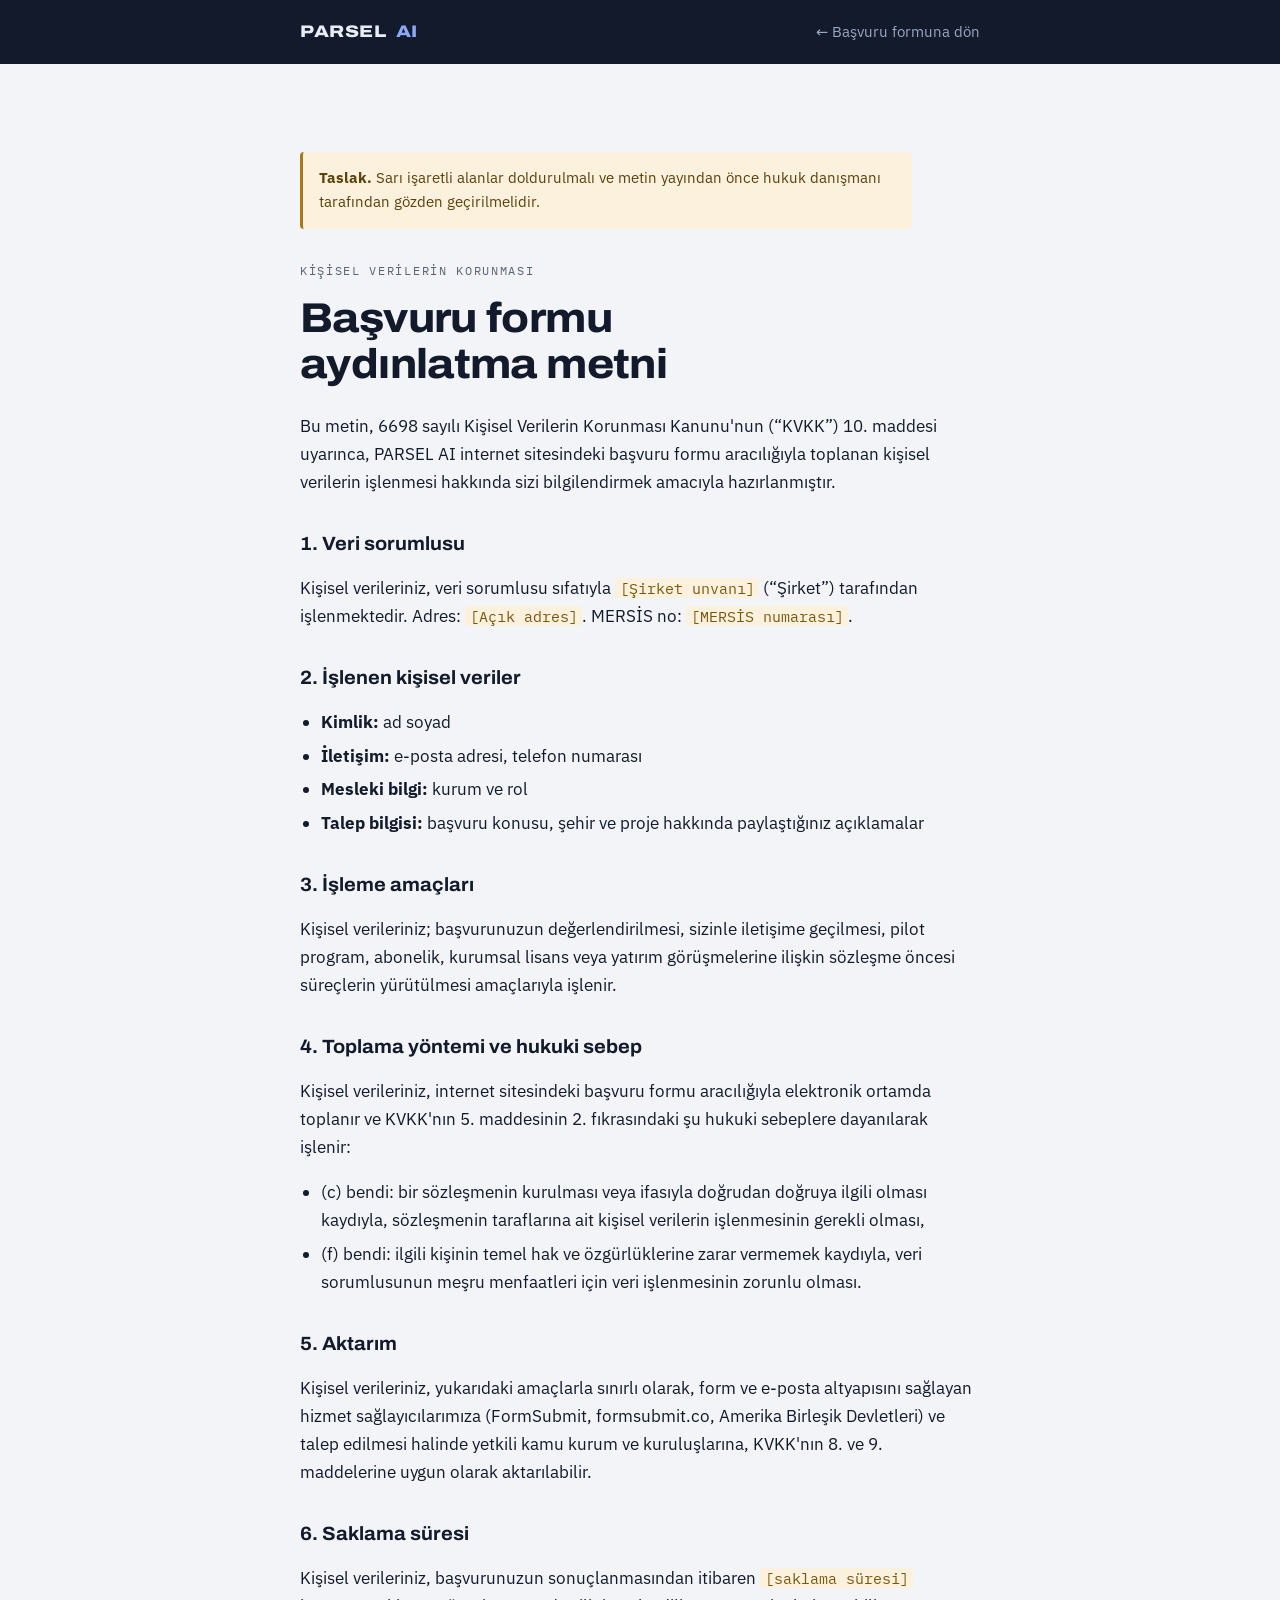
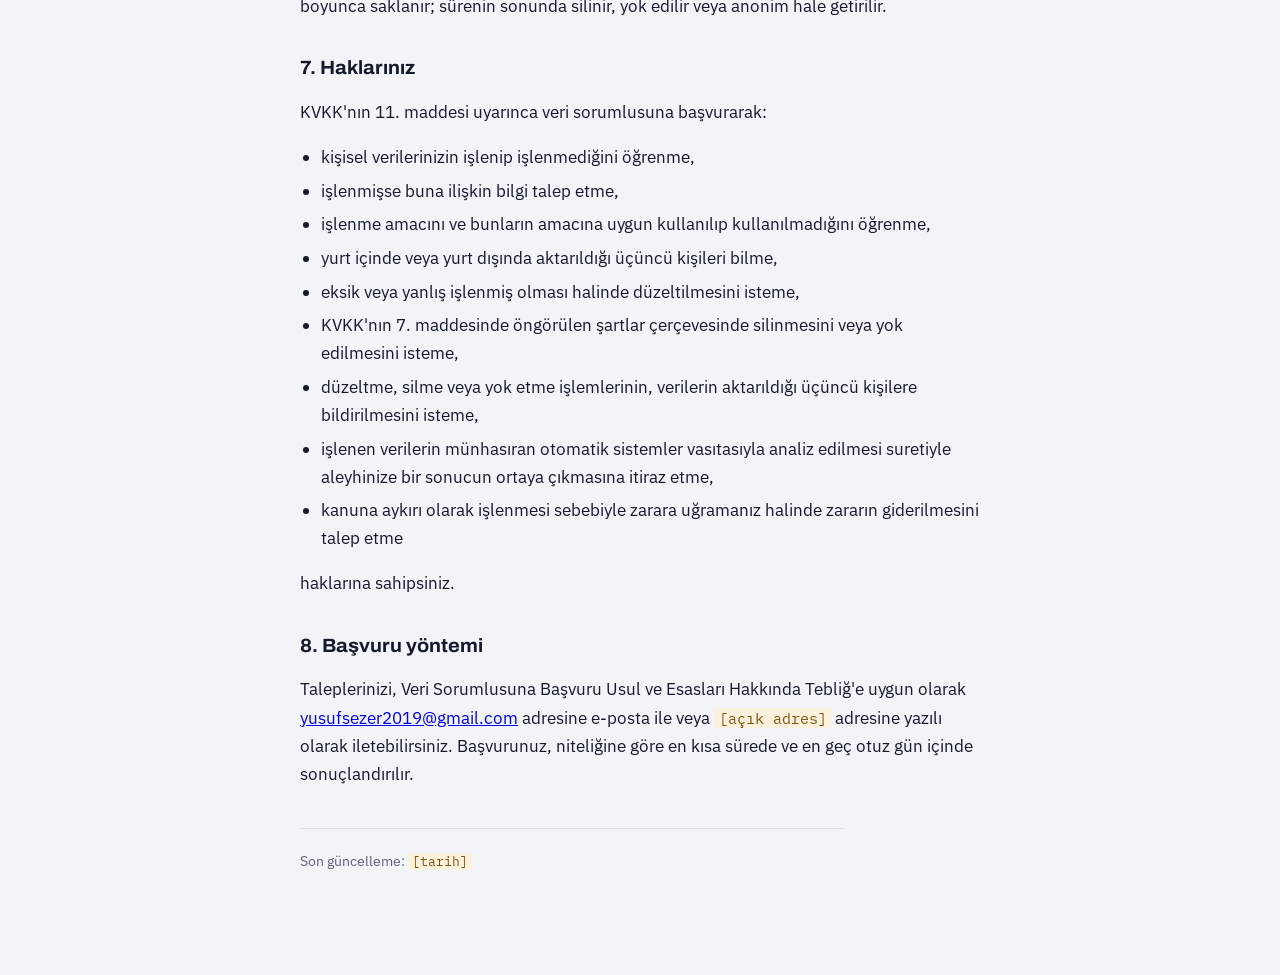
<file: kvkk.html>
<!DOCTYPE html>
<html lang="tr">
<head>
<meta charset="utf-8">
<meta name="viewport" content="width=device-width, initial-scale=1">
<title>KVKK Aydınlatma Metni | PARSEL AI</title>
<meta name="robots" content="noindex">
<meta name="theme-color" content="#121a2c">
<link rel="icon" href="data:image/svg+xml,%3Csvg xmlns='http://www.w3.org/2000/svg' viewBox='0 0 28 28'%3E%3Crect width='28' height='28' rx='5' fill='%23121a2c'/%3E%3Cpath d='M7 9.5 18.5 7.5 20.5 20 8.5 21.5Z' fill='%238aa9f7'/%3E%3C/svg%3E">
<link rel="stylesheet" href="fonts/fonts.css">
<style>
/* Layout: ana sitenin tokenleri; tek sütun, okunabilir hukuk metni */
:root {
  --ink: #121a2c;
  --paper: #f3f4f7;
  --surface: #ffffff;
  --line: #d9dde6;
  --muted: #5a6376;
  --accent: #2f5fd0;
  --f-display: "Archivo", "Arial Narrow", Arial, sans-serif;
  --f-body: "IBM Plex Sans", "Segoe UI", system-ui, sans-serif;
  --f-mono: "IBM Plex Mono", ui-monospace, Consolas, monospace;
  color-scheme: light;
}
*, *::before, *::after { box-sizing: border-box; }
body { margin: 0; background: var(--paper); color: var(--ink); font-family: var(--f-body); font-size: 1.0625rem; line-height: 1.65; }
:focus-visible { outline: 2px solid var(--accent); outline-offset: 3px; border-radius: 3px; }
.bar { background: var(--ink); color: #e8ecf4; }
.bar .wrap { display: flex; align-items: center; justify-content: space-between; gap: 16px; height: 64px; }
.brand { display: inline-flex; align-items: center; gap: .6rem; color: inherit; text-decoration: none; font-family: var(--f-display); font-stretch: 120%; font-weight: 820; font-size: 1.05rem; letter-spacing: .03em; }
.brand b { font-weight: inherit; color: #8aa9f7; }
.back { color: #9aa6bf; font-size: .92rem; text-decoration: none; }
.back:hover { color: #e8ecf4; }
.wrap { max-width: 760px; margin: 0 auto; padding: 0 clamp(16px, 4vw, 40px); }
main { padding: clamp(48px, 7vw, 88px) 0; }
.eyebrow { margin: 0 0 1rem; font-family: var(--f-mono); font-size: .75rem; letter-spacing: .14em; color: var(--muted); }
h1 { margin: 0 0 1.5rem; font-family: var(--f-display); font-stretch: 108%; font-weight: 760; font-size: clamp(1.9rem, 4vw, 2.6rem); line-height: 1.1; letter-spacing: -.015em; text-wrap: balance; }
h2 { margin: 2.25rem 0 .6rem; font-family: var(--f-display); font-stretch: 104%; font-weight: 700; font-size: 1.2rem; line-height: 1.3; }
p, li { max-width: 68ch; }
ol, ul { padding-left: 1.3rem; }
li + li { margin-top: .35rem; }
.fill { padding: 0 .3em; border-radius: 3px; background: #fbf1dc; color: #7a560f; font-family: var(--f-mono); font-size: .9em; }
.draft { margin: 0 0 2rem; padding: 14px 16px; border-left: 3px solid #a8781c; border-radius: 4px; background: #fbf1dc; color: #5c420c; font-size: .92rem; }
.meta { margin-top: 2.5rem; padding-top: 1.25rem; border-top: 1px solid var(--line); font-size: .9rem; color: var(--muted); }
</style>
</head>
<body>

<header class="bar">
  <div class="wrap">
    <a class="brand" href="index.html">PARSEL <b>AI</b></a>
    <a class="back" href="index.html#basvuru">← Başvuru formuna dön</a>
  </div>
</header>

<main>
  <div class="wrap">
    <!-- Yayından önce: sarı alanları doldurun, bu uyarı kutusunu silin ve metni hukuk danışmanınıza onaylatın. -->
    <p class="draft"><strong>Taslak.</strong> Sarı işaretli alanlar doldurulmalı ve metin yayından önce hukuk danışmanı tarafından gözden geçirilmelidir.</p>

    <p class="eyebrow">KİŞİSEL VERİLERİN KORUNMASI</p>
    <h1>Başvuru formu aydınlatma metni</h1>

    <p>Bu metin, 6698 sayılı Kişisel Verilerin Korunması Kanunu'nun (“KVKK”) 10. maddesi uyarınca, PARSEL AI internet sitesindeki başvuru formu aracılığıyla toplanan kişisel verilerin işlenmesi hakkında sizi bilgilendirmek amacıyla hazırlanmıştır.</p>

    <h2>1. Veri sorumlusu</h2>
    <p>Kişisel verileriniz, veri sorumlusu sıfatıyla <span class="fill">[Şirket unvanı]</span> (“Şirket”) tarafından işlenmektedir. Adres: <span class="fill">[Açık adres]</span>. MERSİS no: <span class="fill">[MERSİS numarası]</span>.</p>

    <h2>2. İşlenen kişisel veriler</h2>
    <ul>
      <li><strong>Kimlik:</strong> ad soyad</li>
      <li><strong>İletişim:</strong> e-posta adresi, telefon numarası</li>
      <li><strong>Mesleki bilgi:</strong> kurum ve rol</li>
      <li><strong>Talep bilgisi:</strong> başvuru konusu, şehir ve proje hakkında paylaştığınız açıklamalar</li>
    </ul>

    <h2>3. İşleme amaçları</h2>
    <p>Kişisel verileriniz; başvurunuzun değerlendirilmesi, sizinle iletişime geçilmesi, pilot program, abonelik, kurumsal lisans veya yatırım görüşmelerine ilişkin sözleşme öncesi süreçlerin yürütülmesi amaçlarıyla işlenir.</p>

    <h2>4. Toplama yöntemi ve hukuki sebep</h2>
    <p>Kişisel verileriniz, internet sitesindeki başvuru formu aracılığıyla elektronik ortamda toplanır ve KVKK'nın 5. maddesinin 2. fıkrasındaki şu hukuki sebeplere dayanılarak işlenir:</p>
    <ul>
      <li>(c) bendi: bir sözleşmenin kurulması veya ifasıyla doğrudan doğruya ilgili olması kaydıyla, sözleşmenin taraflarına ait kişisel verilerin işlenmesinin gerekli olması,</li>
      <li>(f) bendi: ilgili kişinin temel hak ve özgürlüklerine zarar vermemek kaydıyla, veri sorumlusunun meşru menfaatleri için veri işlenmesinin zorunlu olması.</li>
    </ul>

    <h2>5. Aktarım</h2>
    <p>Kişisel verileriniz, yukarıdaki amaçlarla sınırlı olarak, form ve e-posta altyapısını sağlayan hizmet sağlayıcılarımıza (FormSubmit, formsubmit.co, Amerika Birleşik Devletleri) ve talep edilmesi halinde yetkili kamu kurum ve kuruluşlarına, KVKK'nın 8. ve 9. maddelerine uygun olarak aktarılabilir.</p>

    <h2>6. Saklama süresi</h2>
    <p>Kişisel verileriniz, başvurunuzun sonuçlanmasından itibaren <span class="fill">[saklama süresi]</span> boyunca saklanır; sürenin sonunda silinir, yok edilir veya anonim hale getirilir.</p>

    <h2>7. Haklarınız</h2>
    <p>KVKK'nın 11. maddesi uyarınca veri sorumlusuna başvurarak:</p>
    <ul>
      <li>kişisel verilerinizin işlenip işlenmediğini öğrenme,</li>
      <li>işlenmişse buna ilişkin bilgi talep etme,</li>
      <li>işlenme amacını ve bunların amacına uygun kullanılıp kullanılmadığını öğrenme,</li>
      <li>yurt içinde veya yurt dışında aktarıldığı üçüncü kişileri bilme,</li>
      <li>eksik veya yanlış işlenmiş olması halinde düzeltilmesini isteme,</li>
      <li>KVKK'nın 7. maddesinde öngörülen şartlar çerçevesinde silinmesini veya yok edilmesini isteme,</li>
      <li>düzeltme, silme veya yok etme işlemlerinin, verilerin aktarıldığı üçüncü kişilere bildirilmesini isteme,</li>
      <li>işlenen verilerin münhasıran otomatik sistemler vasıtasıyla analiz edilmesi suretiyle aleyhinize bir sonucun ortaya çıkmasına itiraz etme,</li>
      <li>kanuna aykırı olarak işlenmesi sebebiyle zarara uğramanız halinde zararın giderilmesini talep etme</li>
    </ul>
    <p>haklarına sahipsiniz.</p>

    <h2>8. Başvuru yöntemi</h2>
    <p>Taleplerinizi, Veri Sorumlusuna Başvuru Usul ve Esasları Hakkında Tebliğ'e uygun olarak <a href="mailto:yusufsezer2019@gmail.com">yusufsezer2019@gmail.com</a> adresine e-posta ile veya <span class="fill">[açık adres]</span> adresine yazılı olarak iletebilirsiniz. Başvurunuz, niteliğine göre en kısa sürede ve en geç otuz gün içinde sonuçlandırılır.</p>

    <p class="meta">Son güncelleme: <span class="fill">[tarih]</span></p>
  </div>
</main>

</body>
</html>
</file>
<file: fonts/fonts.css>
/* Google Fonts'tan indirilip yerelde sunulur (latin + latin-ext: Türkçe karakterler). */
/* Archivo 600 900 · latin-ext */
@font-face {
  font-family: 'Archivo';
  font-style: normal;
  font-weight: 600 900;
  font-stretch: 100% 125%;
  font-display: swap;
  src: url(archivo-latin-ext-1.woff2) format('woff2');
  unicode-range: U+0100-02BA, U+02BD-02C5, U+02C7-02CC, U+02CE-02D7, U+02DD-02FF, U+0304, U+0308, U+0329, U+1D00-1DBF, U+1E00-1E9F, U+1EF2-1EFF, U+2020, U+20A0-20AB, U+20AD-20C4, U+2113, U+2C60-2C7F, U+A720-A7FF;
}
/* Archivo 600 900 · latin */
@font-face {
  font-family: 'Archivo';
  font-style: normal;
  font-weight: 600 900;
  font-stretch: 100% 125%;
  font-display: swap;
  src: url(archivo-latin-2.woff2) format('woff2');
  unicode-range: U+0000-00FF, U+0131, U+0152-0153, U+02BB-02BC, U+02C6, U+02DA, U+02DC, U+0304, U+0308, U+0329, U+2000-206F, U+20AC, U+2122, U+2191, U+2193, U+2212, U+2215, U+FEFF, U+FFFD;
}
/* IBM Plex Mono 400 · latin-ext */
@font-face {
  font-family: 'IBM Plex Mono';
  font-style: normal;
  font-weight: 400;
  font-display: swap;
  src: url(ibm-plex-mono-latin-ext-3.woff2) format('woff2');
  unicode-range: U+0100-02BA, U+02BD-02C5, U+02C7-02CC, U+02CE-02D7, U+02DD-02FF, U+0304, U+0308, U+0329, U+1D00-1DBF, U+1E00-1E9F, U+1EF2-1EFF, U+2020, U+20A0-20AB, U+20AD-20C4, U+2113, U+2C60-2C7F, U+A720-A7FF;
}
/* IBM Plex Mono 400 · latin */
@font-face {
  font-family: 'IBM Plex Mono';
  font-style: normal;
  font-weight: 400;
  font-display: swap;
  src: url(ibm-plex-mono-latin-4.woff2) format('woff2');
  unicode-range: U+0000-00FF, U+0131, U+0152-0153, U+02BB-02BC, U+02C6, U+02DA, U+02DC, U+0304, U+0308, U+0329, U+2000-206F, U+20AC, U+2122, U+2191, U+2193, U+2212, U+2215, U+FEFF, U+FFFD;
}
/* IBM Plex Mono 500 · latin-ext */
@font-face {
  font-family: 'IBM Plex Mono';
  font-style: normal;
  font-weight: 500;
  font-display: swap;
  src: url(ibm-plex-mono-latin-ext-5.woff2) format('woff2');
  unicode-range: U+0100-02BA, U+02BD-02C5, U+02C7-02CC, U+02CE-02D7, U+02DD-02FF, U+0304, U+0308, U+0329, U+1D00-1DBF, U+1E00-1E9F, U+1EF2-1EFF, U+2020, U+20A0-20AB, U+20AD-20C4, U+2113, U+2C60-2C7F, U+A720-A7FF;
}
/* IBM Plex Mono 500 · latin */
@font-face {
  font-family: 'IBM Plex Mono';
  font-style: normal;
  font-weight: 500;
  font-display: swap;
  src: url(ibm-plex-mono-latin-6.woff2) format('woff2');
  unicode-range: U+0000-00FF, U+0131, U+0152-0153, U+02BB-02BC, U+02C6, U+02DA, U+02DC, U+0304, U+0308, U+0329, U+2000-206F, U+20AC, U+2122, U+2191, U+2193, U+2212, U+2215, U+FEFF, U+FFFD;
}
/* IBM Plex Mono 600 · latin-ext */
@font-face {
  font-family: 'IBM Plex Mono';
  font-style: normal;
  font-weight: 600;
  font-display: swap;
  src: url(ibm-plex-mono-latin-ext-7.woff2) format('woff2');
  unicode-range: U+0100-02BA, U+02BD-02C5, U+02C7-02CC, U+02CE-02D7, U+02DD-02FF, U+0304, U+0308, U+0329, U+1D00-1DBF, U+1E00-1E9F, U+1EF2-1EFF, U+2020, U+20A0-20AB, U+20AD-20C4, U+2113, U+2C60-2C7F, U+A720-A7FF;
}
/* IBM Plex Mono 600 · latin */
@font-face {
  font-family: 'IBM Plex Mono';
  font-style: normal;
  font-weight: 600;
  font-display: swap;
  src: url(ibm-plex-mono-latin-8.woff2) format('woff2');
  unicode-range: U+0000-00FF, U+0131, U+0152-0153, U+02BB-02BC, U+02C6, U+02DA, U+02DC, U+0304, U+0308, U+0329, U+2000-206F, U+20AC, U+2122, U+2191, U+2193, U+2212, U+2215, U+FEFF, U+FFFD;
}
/* IBM Plex Sans 400 · latin-ext */
@font-face {
  font-family: 'IBM Plex Sans';
  font-style: normal;
  font-weight: 400;
  font-stretch: 100%;
  font-display: swap;
  src: url(ibm-plex-sans-latin-ext-9.woff2) format('woff2');
  unicode-range: U+0100-02BA, U+02BD-02C5, U+02C7-02CC, U+02CE-02D7, U+02DD-02FF, U+0304, U+0308, U+0329, U+1D00-1DBF, U+1E00-1E9F, U+1EF2-1EFF, U+2020, U+20A0-20AB, U+20AD-20C4, U+2113, U+2C60-2C7F, U+A720-A7FF;
}
/* IBM Plex Sans 400 · latin */
@font-face {
  font-family: 'IBM Plex Sans';
  font-style: normal;
  font-weight: 400;
  font-stretch: 100%;
  font-display: swap;
  src: url(ibm-plex-sans-latin-10.woff2) format('woff2');
  unicode-range: U+0000-00FF, U+0131, U+0152-0153, U+02BB-02BC, U+02C6, U+02DA, U+02DC, U+0304, U+0308, U+0329, U+2000-206F, U+20AC, U+2122, U+2191, U+2193, U+2212, U+2215, U+FEFF, U+FFFD;
}
/* IBM Plex Sans 500 · latin-ext */
@font-face {
  font-family: 'IBM Plex Sans';
  font-style: normal;
  font-weight: 500;
  font-stretch: 100%;
  font-display: swap;
  src: url(ibm-plex-sans-latin-ext-9.woff2) format('woff2');
  unicode-range: U+0100-02BA, U+02BD-02C5, U+02C7-02CC, U+02CE-02D7, U+02DD-02FF, U+0304, U+0308, U+0329, U+1D00-1DBF, U+1E00-1E9F, U+1EF2-1EFF, U+2020, U+20A0-20AB, U+20AD-20C4, U+2113, U+2C60-2C7F, U+A720-A7FF;
}
/* IBM Plex Sans 500 · latin */
@font-face {
  font-family: 'IBM Plex Sans';
  font-style: normal;
  font-weight: 500;
  font-stretch: 100%;
  font-display: swap;
  src: url(ibm-plex-sans-latin-10.woff2) format('woff2');
  unicode-range: U+0000-00FF, U+0131, U+0152-0153, U+02BB-02BC, U+02C6, U+02DA, U+02DC, U+0304, U+0308, U+0329, U+2000-206F, U+20AC, U+2122, U+2191, U+2193, U+2212, U+2215, U+FEFF, U+FFFD;
}
/* IBM Plex Sans 600 · latin-ext */
@font-face {
  font-family: 'IBM Plex Sans';
  font-style: normal;
  font-weight: 600;
  font-stretch: 100%;
  font-display: swap;
  src: url(ibm-plex-sans-latin-ext-9.woff2) format('woff2');
  unicode-range: U+0100-02BA, U+02BD-02C5, U+02C7-02CC, U+02CE-02D7, U+02DD-02FF, U+0304, U+0308, U+0329, U+1D00-1DBF, U+1E00-1E9F, U+1EF2-1EFF, U+2020, U+20A0-20AB, U+20AD-20C4, U+2113, U+2C60-2C7F, U+A720-A7FF;
}
/* IBM Plex Sans 600 · latin */
@font-face {
  font-family: 'IBM Plex Sans';
  font-style: normal;
  font-weight: 600;
  font-stretch: 100%;
  font-display: swap;
  src: url(ibm-plex-sans-latin-10.woff2) format('woff2');
  unicode-range: U+0000-00FF, U+0131, U+0152-0153, U+02BB-02BC, U+02C6, U+02DA, U+02DC, U+0304, U+0308, U+0329, U+2000-206F, U+20AC, U+2122, U+2191, U+2193, U+2212, U+2215, U+FEFF, U+FFFD;
}
/* IBM Plex Sans 700 · latin-ext */
@font-face {
  font-family: 'IBM Plex Sans';
  font-style: normal;
  font-weight: 700;
  font-stretch: 100%;
  font-display: swap;
  src: url(ibm-plex-sans-latin-ext-9.woff2) format('woff2');
  unicode-range: U+0100-02BA, U+02BD-02C5, U+02C7-02CC, U+02CE-02D7, U+02DD-02FF, U+0304, U+0308, U+0329, U+1D00-1DBF, U+1E00-1E9F, U+1EF2-1EFF, U+2020, U+20A0-20AB, U+20AD-20C4, U+2113, U+2C60-2C7F, U+A720-A7FF;
}
/* IBM Plex Sans 700 · latin */
@font-face {
  font-family: 'IBM Plex Sans';
  font-style: normal;
  font-weight: 700;
  font-stretch: 100%;
  font-display: swap;
  src: url(ibm-plex-sans-latin-10.woff2) format('woff2');
  unicode-range: U+0000-00FF, U+0131, U+0152-0153, U+02BB-02BC, U+02C6, U+02DA, U+02DC, U+0304, U+0308, U+0329, U+2000-206F, U+20AC, U+2122, U+2191, U+2193, U+2212, U+2215, U+FEFF, U+FFFD;
}
</file>
